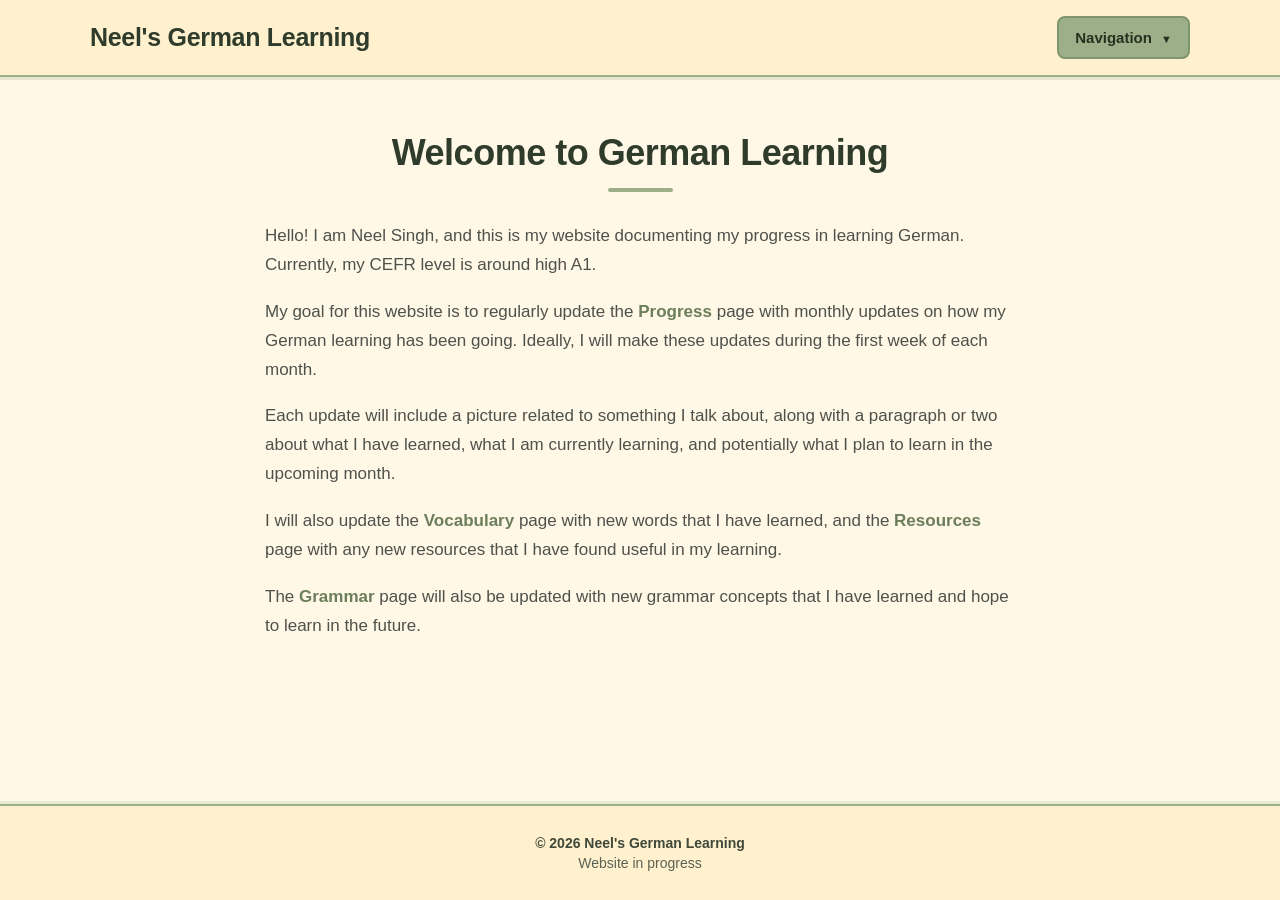
<file: index.html>
<!doctype html>

<html>
  <head>
    <title>Home Page</title>
    <meta
      name="viewport"
      content="width=device-width, initial-scale=1, maximum-scale=1"
    />
    <link rel="stylesheet" href="styles.css" />
    <script src="script.js"></script>
  </head>

  <body>
    <header class="site-header">
      <nav class="navbar">
        <a href="index.html" class="navbar-brand">Neel's German Learning</a>

        <div class="dropdown">
          <button onclick="navButton()" class="dropbtn">
            Navigation <span class="arrow">▼</span>
          </button>

          <div id="myDropdown" class="dropdown-content">
            <a href="index.html">Home</a>
            <a href="my-journey.html">My Journey</a>
            <a href="vocab.html">Vocabulary</a>
            <a href="grammar.html">Grammar</a>
            <a href="resources.html">Resources</a>
            <a href="progress.html">Progress</a>
            <a href="contact.html">Contact</a>
          </div>
        </div>
      </nav>
    </header>

    <main>
      <section class="home-content">
        <h1>Welcome to German Learning</h1>
        <div class="intro-divider"></div>

        <p>
          Hello! I am Neel Singh, and this is my website documenting my progress
          in learning German. Currently, my CEFR level is around high A1.
        </p>

        <p>
          My goal for this website is to regularly update the
          <a class="in-text-link" href="progress.html">Progress</a> page with
          monthly updates on how my German learning has been going. Ideally, I
          will make these updates during the first week of each month.
        </p>

        <p>
          Each update will include a picture related to something I talk about,
          along with a paragraph or two about what I have learned, what I am
          currently learning, and potentially what I plan to learn in the
          upcoming month.
        </p>

        <p>
          I will also update the
          <a class="in-text-link" href="vocab.html">Vocabulary</a> page with new
          words that I have learned, and the
          <a class="in-text-link" href="resources.html">Resources</a> page with
          any new resources that I have found useful in my learning.
        </p>

        <p>
          The <a class="in-text-link" href="grammar.html">Grammar</a> page will
          also be updated with new grammar concepts that I have learned and hope
          to learn in the future.
        </p>
      </section>
    </main>

    <footer class="site-footer">
      <p>© 2026 Neel's German Learning</p>
      <p>Website in progress</p>
    </footer>
  </body>
</html>
</file>
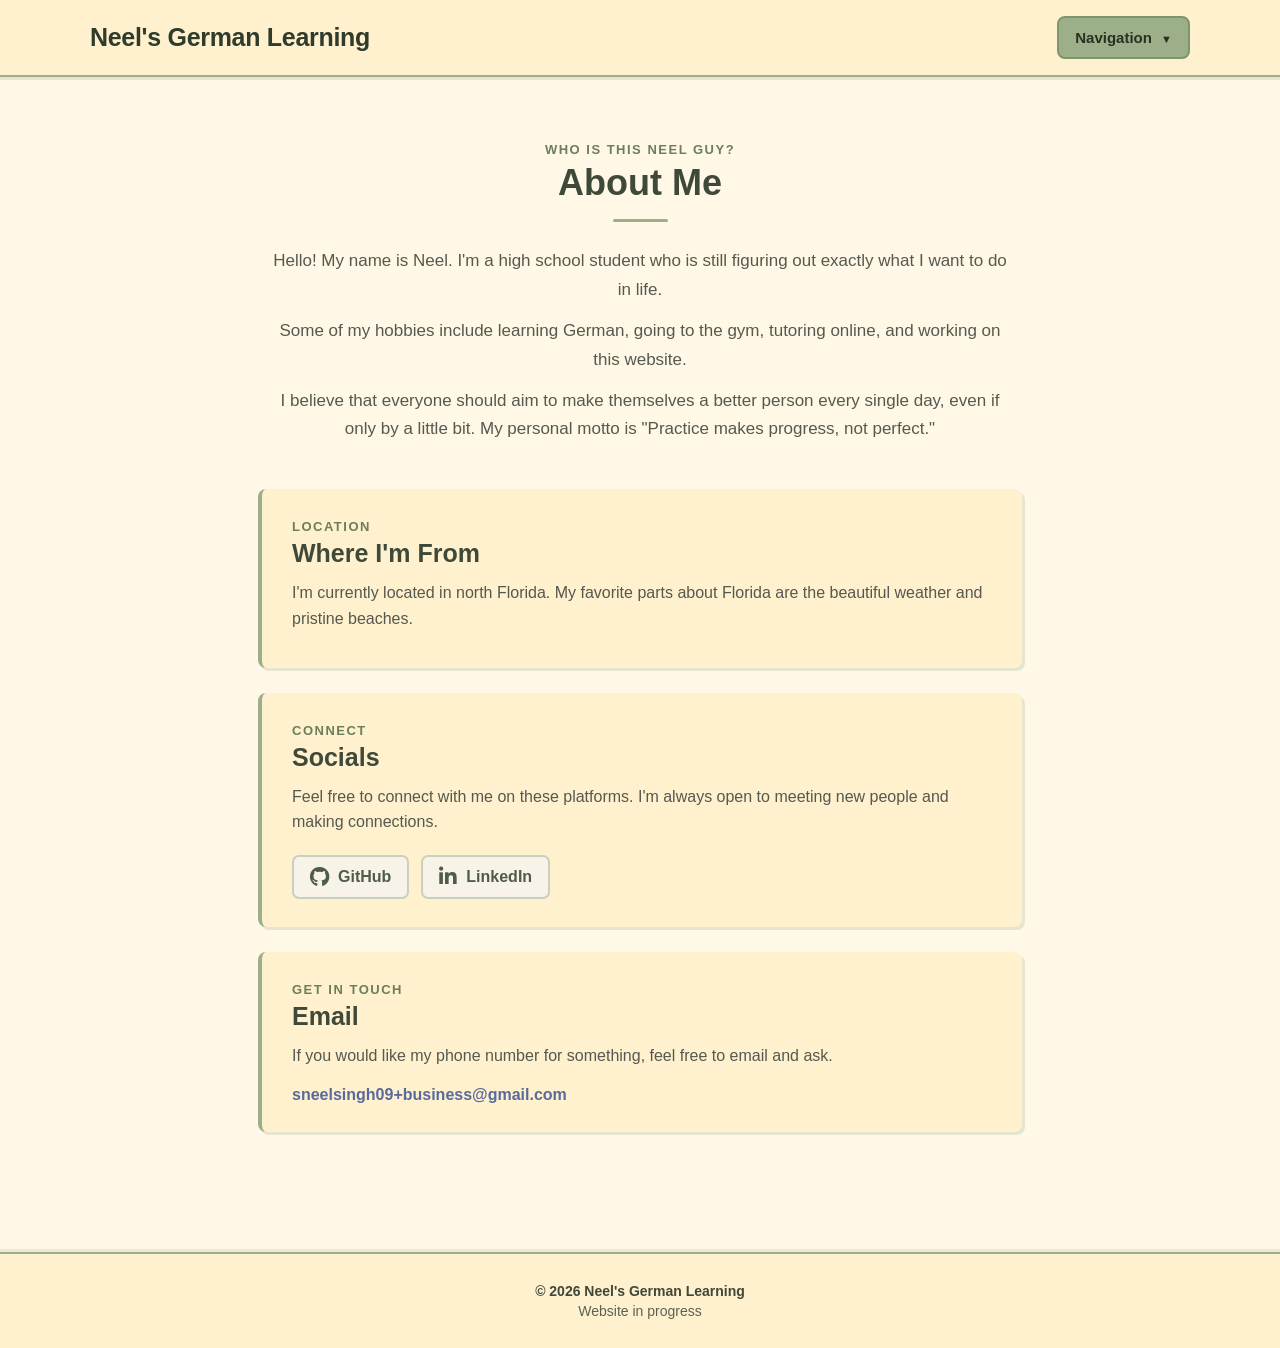
<file: contact.html>
<!doctype html>

<html>
  <head>
    <title>Contact | Neel's German Learning</title>

    <meta name="viewport" content="width=device-width, initial-scale=1" />

    <link rel="stylesheet" href="styles.css" />

    <script src="script.js"></script>

    <link
      rel="stylesheet"
      href="https://cdnjs.cloudflare.com/ajax/libs/font-awesome/6.7.2/css/all.min.css"
    />
  </head>

  <body>
    <!-- =========================
       NAVIGATION
       ========================= -->

    <header class="site-header">
      <nav class="navbar">
        <a href="index.html" class="navbar-brand"> Neel's German Learning </a>

        <div class="dropdown">
          <button onclick="navButton()" class="dropbtn">
            Navigation <span class="arrow">▼</span>
          </button>

          <div id="myDropdown" class="dropdown-content">
            <a href="index.html">Home</a>
            <a href="my-journey.html">My Journey</a>
            <a href="vocab.html">Vocabulary</a>
            <a href="grammar.html">Grammar</a>
            <a href="resources.html">Resources</a>
            <a href="progress.html">Progress</a>
            <a href="contact.html">Contact</a>
          </div>
        </div>
      </nav>
    </header>

    <main>
      <!-- =========================
     INTRODUCTION
     ========================= -->

      <section class="contact-intro">
        <p class="section-label">Who is this neel guy?</p>

        <h1>About Me</h1>

        <div class="intro-divider"></div>

        <p>
          Hello! My name is Neel. I'm a high school student who is still
          figuring out exactly what I want to do in life.
        </p>

        <p>
          Some of my hobbies include learning German, going to the gym, tutoring
          online, and working on this website.
        </p>

        <p>
          I believe that everyone should aim to make themselves a better person
          every single day, even if only by a little bit. My personal motto is
          "Practice makes progress, not perfect."
        </p>
      </section>

      <!-- =========================
     LOCATION
     ========================= -->

      <section class="contact-section">
        <div class="contact-section-heading">
          <span class="section-label"> Location </span>

          <h2>Where I'm From</h2>
        </div>

        <p>
          I'm currently located in north Florida. My favorite parts about
          Florida are the beautiful weather and pristine beaches.
        </p>
      </section>

      <!-- =========================
     SOCIALS
     ========================= -->

      <section class="contact-section">
        <div class="contact-section-heading">
          <span class="section-label"> Connect </span>

          <h2>Socials</h2>
        </div>

        <p>
          Feel free to connect with me on these platforms. I'm always open to
          meeting new people and making connections.
        </p>

        <div class="social-links">
          <a
            href="https://github.com/neelsingh09"
            target="_blank"
            rel="noopener noreferrer"
            aria-label="GitHub"
          >
            <i class="fa-brands fa-github"></i>

            <span>GitHub</span>
          </a>

          <a
            href="https://linkedin.com/in/shaurya-neel-singh"
            target="_blank"
            rel="noopener noreferrer"
            aria-label="LinkedIn"
          >
            <i class="fa-brands fa-linkedin-in"></i>

            <span>LinkedIn</span>
          </a>
        </div>
      </section>

      <!-- =========================
     EMAIL
     ========================= -->

      <section class="contact-section email-section">
        <div class="contact-section-heading">
          <span class="section-label"> Get in touch </span>

          <h2>Email</h2>
        </div>

        <p>
          If you would like my phone number for something, feel free to email
          and ask.
        </p>

        <a class="email-link" href="mailto:sneelsingh09+business@gmail.com">
          sneelsingh09+business@gmail.com
        </a>
      </section>
    </main>

    <footer class="site-footer">
      <p>© 2026 Neel's German Learning</p>
      <p>Website in progress</p>
    </footer>
  </body>
</html>
</file>
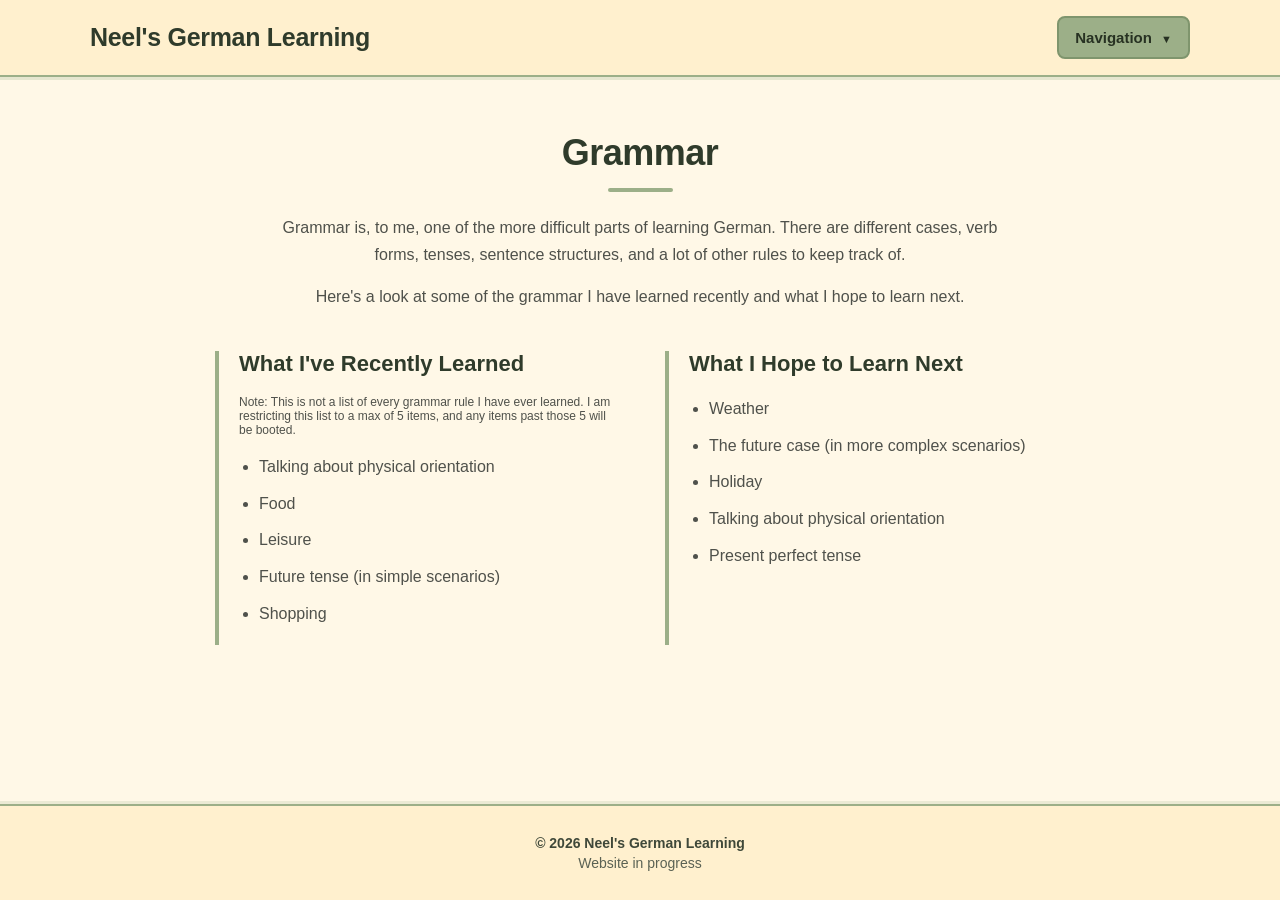
<file: grammar.html>
<!doctype html>
<html>
  <head>
    <title>Grammar</title>
    <meta
      name="viewport"
      content="width=device-width, initial-scale=1, maximum-scale=1"
    />
    <link rel="stylesheet" href="styles.css" />
    <script src="script.js"></script>
  </head>

  <body>
    <header class="site-header">
      <nav class="navbar">
        <a href="index.html" class="navbar-brand"> Neel's German Learning </a>

        <div class="dropdown">
          <button onclick="navButton()" class="dropbtn">
            Navigation <span class="arrow">▼</span>
          </button>

          <div id="myDropdown" class="dropdown-content">
            <a href="index.html">Home</a>
            <a href="my-journey.html">My Journey</a>
            <a href="vocab.html">Vocabulary</a>
            <a href="grammar.html">Grammar</a>
            <a href="resources.html">Resources</a>
            <a href="progress.html">Progress</a>
            <a href="contact.html">Contact</a>
          </div>
        </div>
      </nav>
    </header>

    <main>
      <section class="grammar-intro">
        <h1>Grammar</h1>
        <div class="intro-divider"></div>

        <p>
          Grammar is, to me, one of the more difficult parts of learning German.
          There are different cases, verb forms, tenses, sentence structures,
          and a lot of other rules to keep track of.
        </p>

        <p>
          Here's a look at some of the grammar I have learned recently and what
          I hope to learn next.
        </p>
      </section>

      <div class="grammar-sections">
        <section class="grammar-section">
          <h2>What I've Recently Learned</h2>

          <p class="grammar-note">
            Note: This is not a list of every grammar rule I have ever learned.
            I am restricting this list to a max of 5 items, and any items past
            those 5 will be booted.
          </p>

          <ul>
            <li>Talking about physical orientation</li>
            <li>Food</li>
            <li>Leisure</li>
            <li>Future tense (in simple scenarios)</li>
            <li>Shopping</li>
          </ul>
        </section>

        <section class="grammar-section">
          <h2>What I Hope to Learn Next</h2>

          <ul>
            <li>Weather</li>
            <li>The future case (in more complex scenarios)</li>
            <li>Holiday</li>
            <li>Talking about physical orientation</li>
            <li>Present perfect tense</li>
          </ul>
        </section>
      </div>
    </main>

    <footer class="site-footer">
      <p>© 2026 Neel's German Learning</p>
      <p>Website in progress</p>
    </footer>
  </body>
</html>
</file>
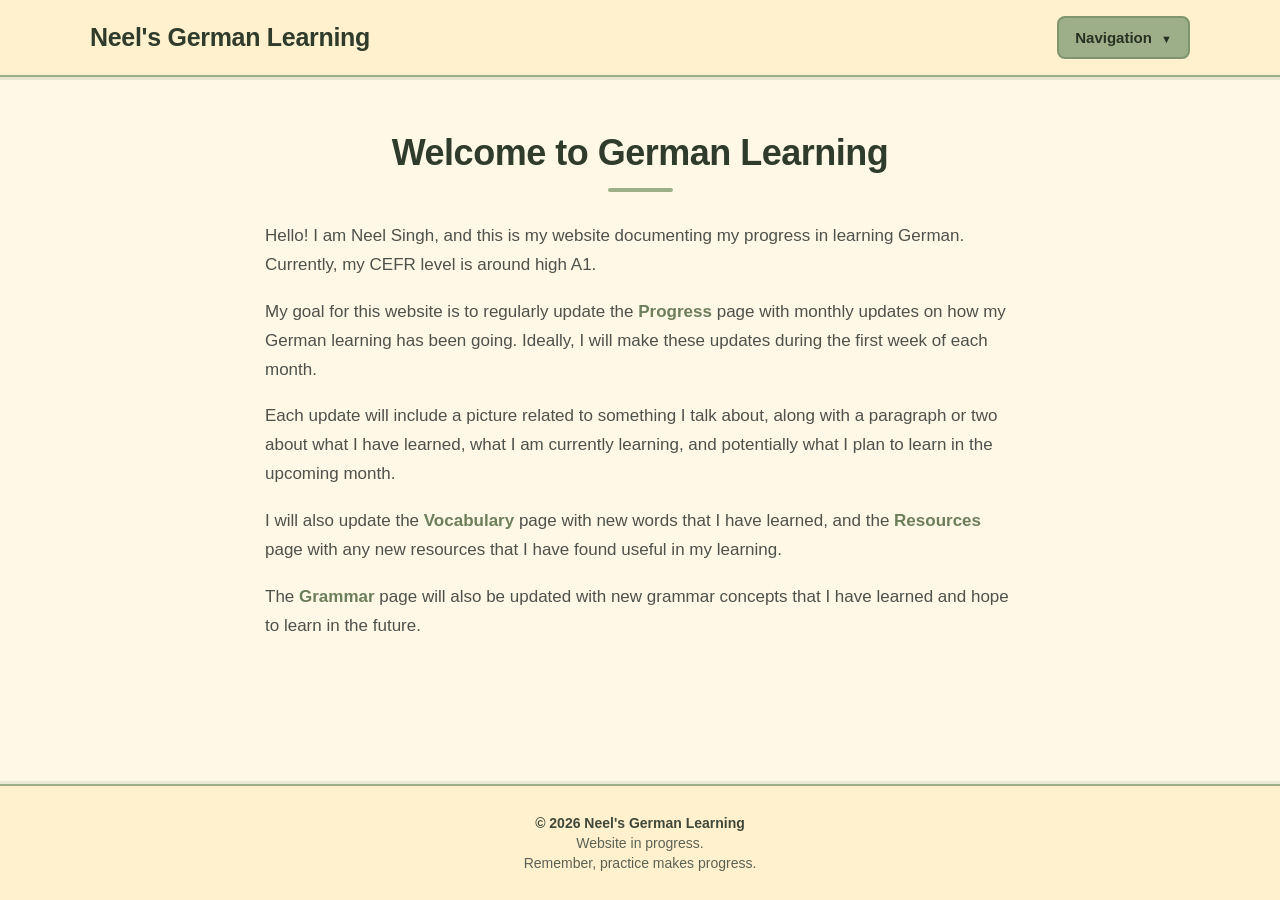
<file: home.html>
<!DOCTYPE html>

<html>
  
  <head>
    <title>Home Page</title>
    <meta name="viewport" content="width=device-width, initial-scale=1, maximum-scale=1">
    <link rel="stylesheet" href="styles.css">
    <script src="script.js"></script>
  </head>

  <body>
    <header class="site-header">
      <nav class="navbar">
        <a href="home.html" class="navbar-brand">Neel's German Learning</a>

        <div class="dropdown">
          <button onclick="navButton()" class="dropbtn">Navigation <span class="arrow">▼</span></button>

          <div id="myDropdown" class="dropdown-content">
            <a href="home.html">Home</a>
            <a href="my-journey.html">My Journey</a>
            <a href="vocab.html">Vocabulary</a>
            <a href="grammar.html">Grammar</a>
            <a href="resources.html">Resources</a>
            <a href="progress.html">Progress</a>
            <a href="contact.html">Contact</a>
          </div>
        </div>

      </nav>
    </header>

    <main>
      <section class="home-content">

      <h1>Welcome to German Learning</h1>
      <div class="intro-divider"></div>

      <p>
        Hello! I am Neel Singh, and this is my website documenting my progress
        in learning German. Currently, my CEFR level is around high A1.
      </p>

      <p>
        My goal for this website is to regularly update the
        <a class="in-text-link" href="progress.html">Progress</a> page with
        monthly updates on how my German learning has been going. Ideally, I
        will make these updates during the first week of each month.
        </p>

      <p>
        Each update will include a picture related to something I talk about,
        along with a paragraph or two about what I have learned, what I am
        currently learning, and potentially what I plan to learn in the
        upcoming month.
      </p>

      <p>
        I will also update the
        <a class="in-text-link" href="vocab.html">Vocabulary</a> page with new
        words that I have learned, and the
        <a class="in-text-link" href="resources.html">Resources</a> page with
        any new resources that I have found useful in my learning.
      </p>

      <p>
        The <a class="in-text-link" href="grammar.html">Grammar</a> page will
        also be updated with new grammar concepts that I have learned and hope
        to learn in the future.
      </p>

      </section>
    </main>

    <footer class="site-footer">
      <p>© 2026 Neel's German Learning</p>
      <p>Website in progress.</p>
      <p>Remember, practice makes progress.</p>
    </footer>
  </body>

</html>
</file>
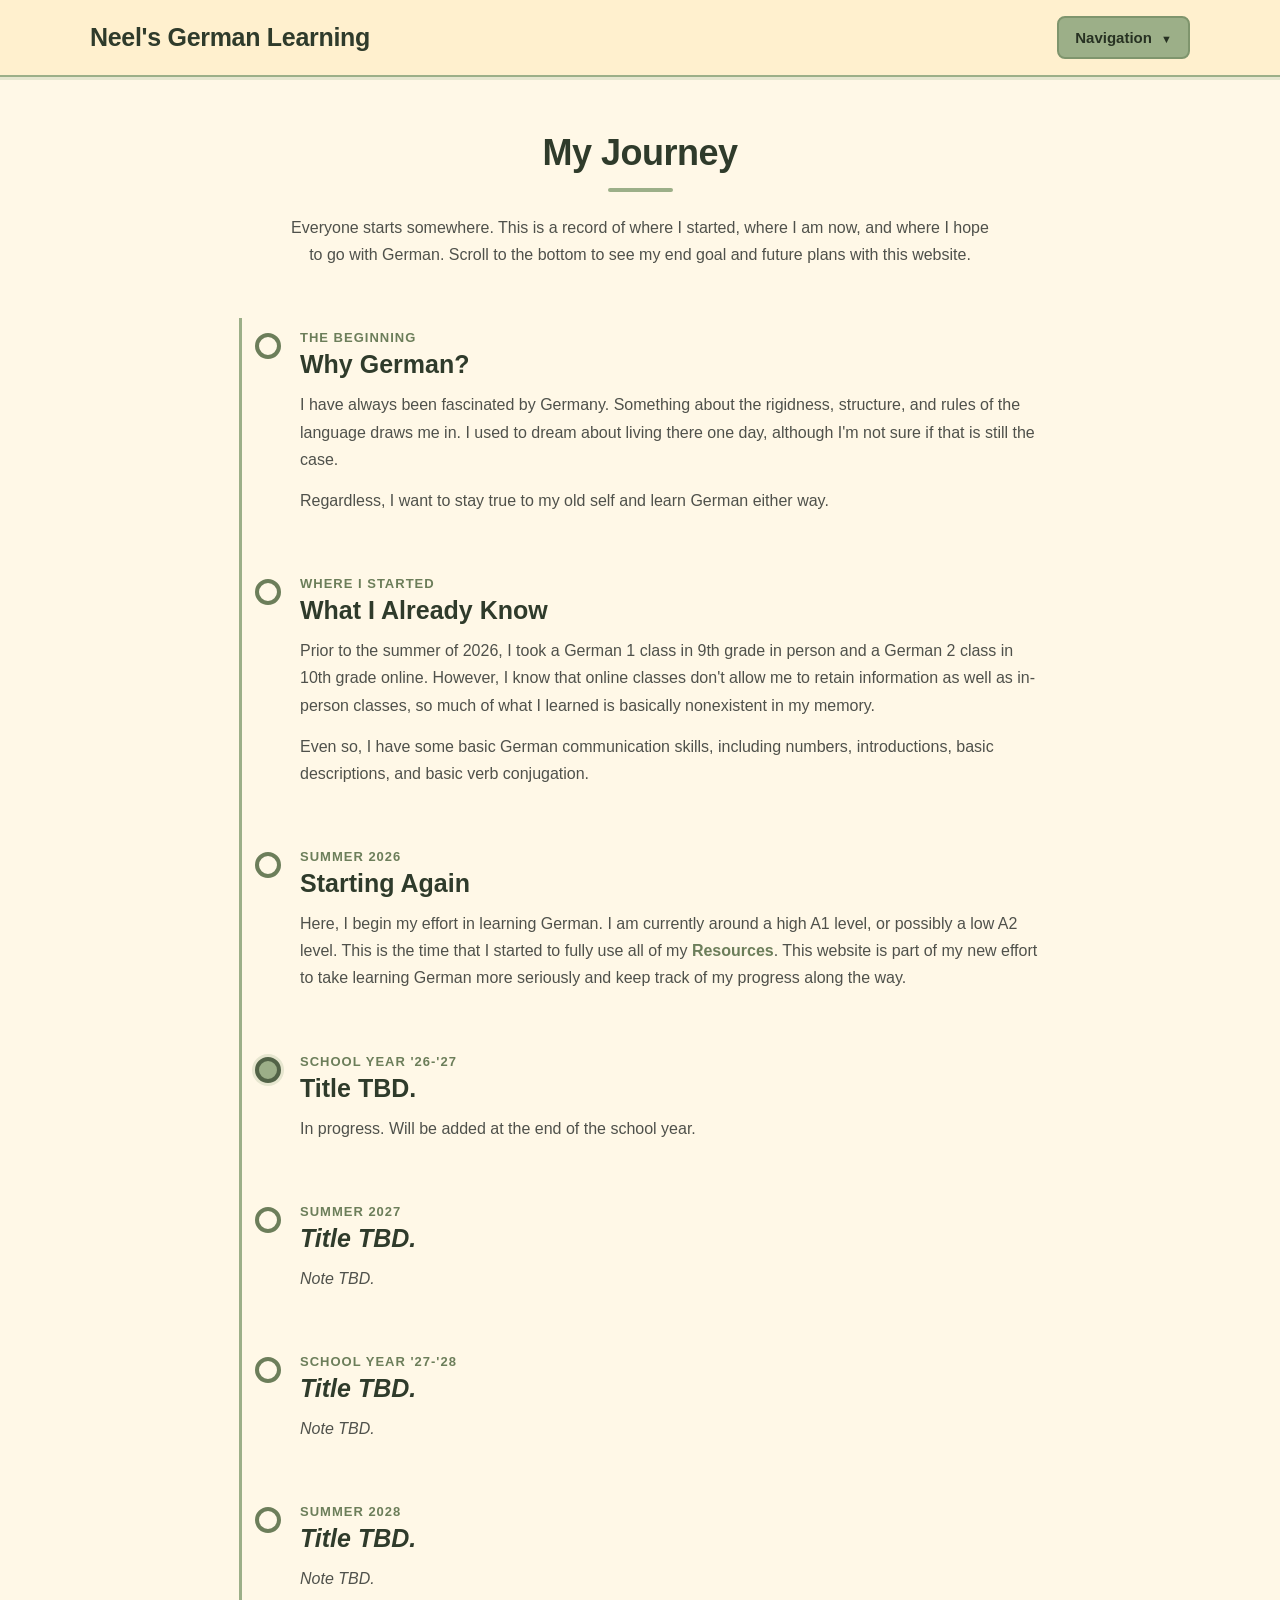
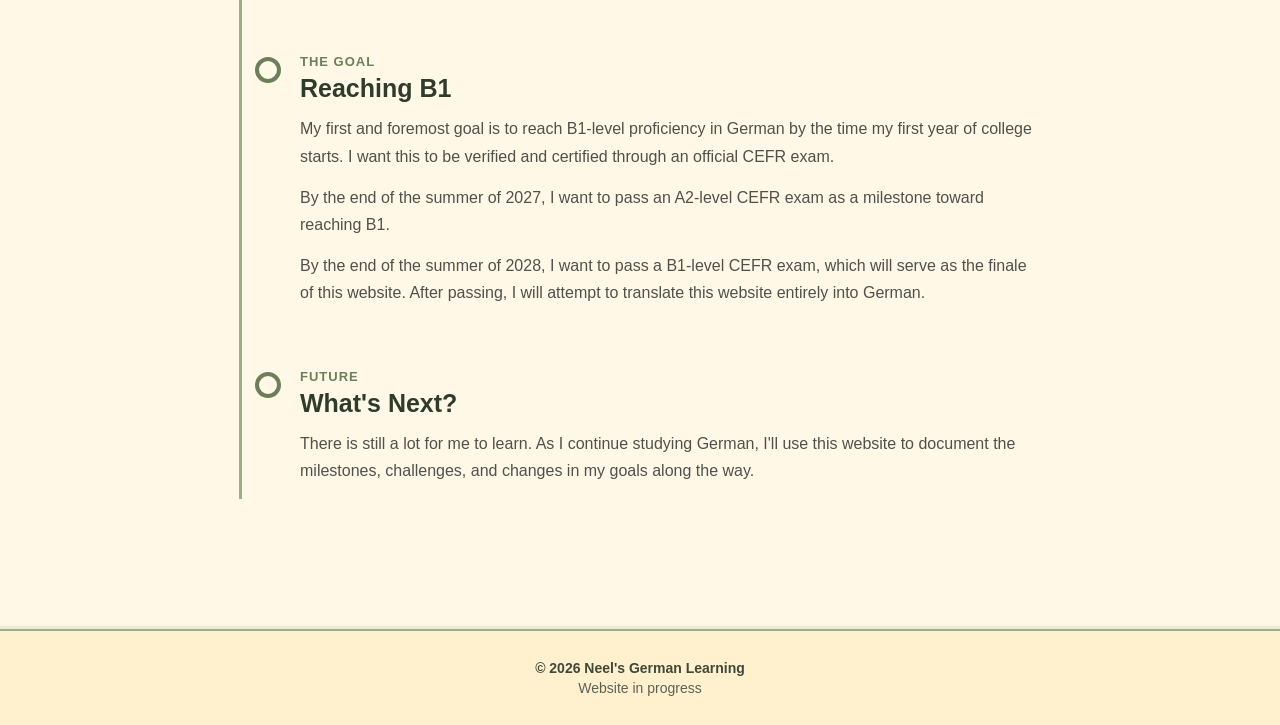
<file: my-journey.html>
<!doctype html>
<html>
  <head>
    <title>My Journey</title>
    <meta
      name="viewport"
      content="width=device-width, initial-scale=1, maximum-scale=1"
    />
    <link rel="stylesheet" href="styles.css" />
    <script src="script.js"></script>
  </head>

  <body>
    <header class="site-header">
      <nav class="navbar">
        <a href="index.html" class="navbar-brand">Neel's German Learning</a>

        <div class="dropdown">
          <button onclick="navButton()" class="dropbtn">
            Navigation <span class="arrow">▼</span>
          </button>

          <div id="myDropdown" class="dropdown-content">
            <a href="index.html">Home</a>
            <a href="my-journey.html">My Journey</a>
            <a href="vocab.html">Vocabulary</a>
            <a href="grammar.html">Grammar</a>
            <a href="resources.html">Resources</a>
            <a href="progress.html">Progress</a>
            <a href="contact.html">Contact</a>
          </div>
        </div>
      </nav>
    </header>

    <main>
      <section class="journey-intro">
        <h1>My Journey</h1>
        <div class="intro-divider"></div>

        <p>
          Everyone starts somewhere. This is a record of where I started, where
          I am now, and where I hope to go with German. Scroll to the bottom to
          see my end goal and future plans with this website.
        </p>
      </section>

      <section class="journey-timeline">
        <div class="timeline-item">
          <div class="timeline-dot"></div>

          <div class="timeline-content">
            <span class="timeline-label">The Beginning</span>
            <h2>Why German?</h2>

            <p>
              I have always been fascinated by Germany. Something about the
              rigidness, structure, and rules of the language draws me in. I
              used to dream about living there one day, although I'm not sure if
              that is still the case.
            </p>

            <p>
              Regardless, I want to stay true to my old self and learn German
              either way.
            </p>
          </div>
        </div>

        <div class="timeline-item">
          <div class="timeline-dot"></div>

          <div class="timeline-content">
            <span class="timeline-label">Where I Started</span>
            <h2>What I Already Know</h2>

            <p>
              Prior to the summer of 2026, I took a German 1 class in 9th grade
              in person and a German 2 class in 10th grade online. However, I
              know that online classes don't allow me to retain information as
              well as in-person classes, so much of what I learned is basically
              nonexistent in my memory.
            </p>

            <p>
              Even so, I have some basic German communication skills, including
              numbers, introductions, basic descriptions, and basic verb
              conjugation.
            </p>
          </div>
        </div>

        <div class="timeline-item">
          <div class="timeline-dot"></div>

          <div class="timeline-content">
            <span class="timeline-label">Summer 2026</span>
            <h2>Starting Again</h2>

            <p>
              Here, I begin my effort in learning German. I am currently around
              a high A1 level, or possibly a low A2 level. This is the time that
              I started to fully use all of my
              <a class="in-text-link" href="resources.html">Resources</a>. This
              website is part of my new effort to take learning German more
              seriously and keep track of my progress along the way.
            </p>
          </div>
        </div>

        <div class="timeline-item current">
          <div class="timeline-dot"></div>

          <div class="timeline-content">
            <span class="timeline-label">School Year '26-'27</span>
            <h2>Title TBD.</h2>

            <p>In progress. Will be added at the end of the school year.</p>
          </div>
        </div>

        <div class="timeline-item">
          <div class="timeline-dot"></div>

          <div class="timeline-content">
            <span class="timeline-label">Summer 2027</span>
            <h2 class="timeline-future-h2">Title TBD.</h2>

            <p class="timeline-future-p">Note TBD.</p>
          </div>
        </div>

        <div class="timeline-item">
          <div class="timeline-dot"></div>

          <div class="timeline-content">
            <span class="timeline-label">School Year '27-'28</span>
            <h2 class="timeline-future-h2">Title TBD.</h2>

            <p class="timeline-future-p">Note TBD.</p>
          </div>
        </div>

        <div class="timeline-item">
          <div class="timeline-dot"></div>

          <div class="timeline-content">
            <span class="timeline-label">Summer 2028</span>
            <h2 class="timeline-future-h2">Title TBD.</h2>

            <p class="timeline-future-p">Note TBD.</p>
          </div>
        </div>

        <div class="timeline-item">
          <div class="timeline-dot"></div>

          <div class="timeline-content">
            <span class="timeline-label">The Goal</span>
            <h2>Reaching B1</h2>

            <p>
              My first and foremost goal is to reach B1-level proficiency in
              German by the time my first year of college starts. I want this to
              be verified and certified through an official CEFR exam.
            </p>

            <p>
              By the end of the summer of 2027, I want to pass an A2-level CEFR
              exam as a milestone toward reaching B1.
            </p>
            <p>
              By the end of the summer of 2028, I want to pass a B1-level CEFR
              exam, which will serve as the finale of this website. After
              passing, I will attempt to translate this website entirely into
              German.
            </p>
          </div>
        </div>

        <div class="timeline-item">
          <div class="timeline-dot"></div>

          <div class="timeline-content">
            <span class="timeline-label">Future</span>
            <h2>What's Next?</h2>

            <p>
              There is still a lot for me to learn. As I continue studying
              German, I'll use this website to document the milestones,
              challenges, and changes in my goals along the way.
            </p>
          </div>
        </div>
      </section>
    </main>

    <footer class="site-footer">
      <p>© 2026 Neel's German Learning</p>
      <p>Website in progress</p>
    </footer>
  </body>
</html>
</file>
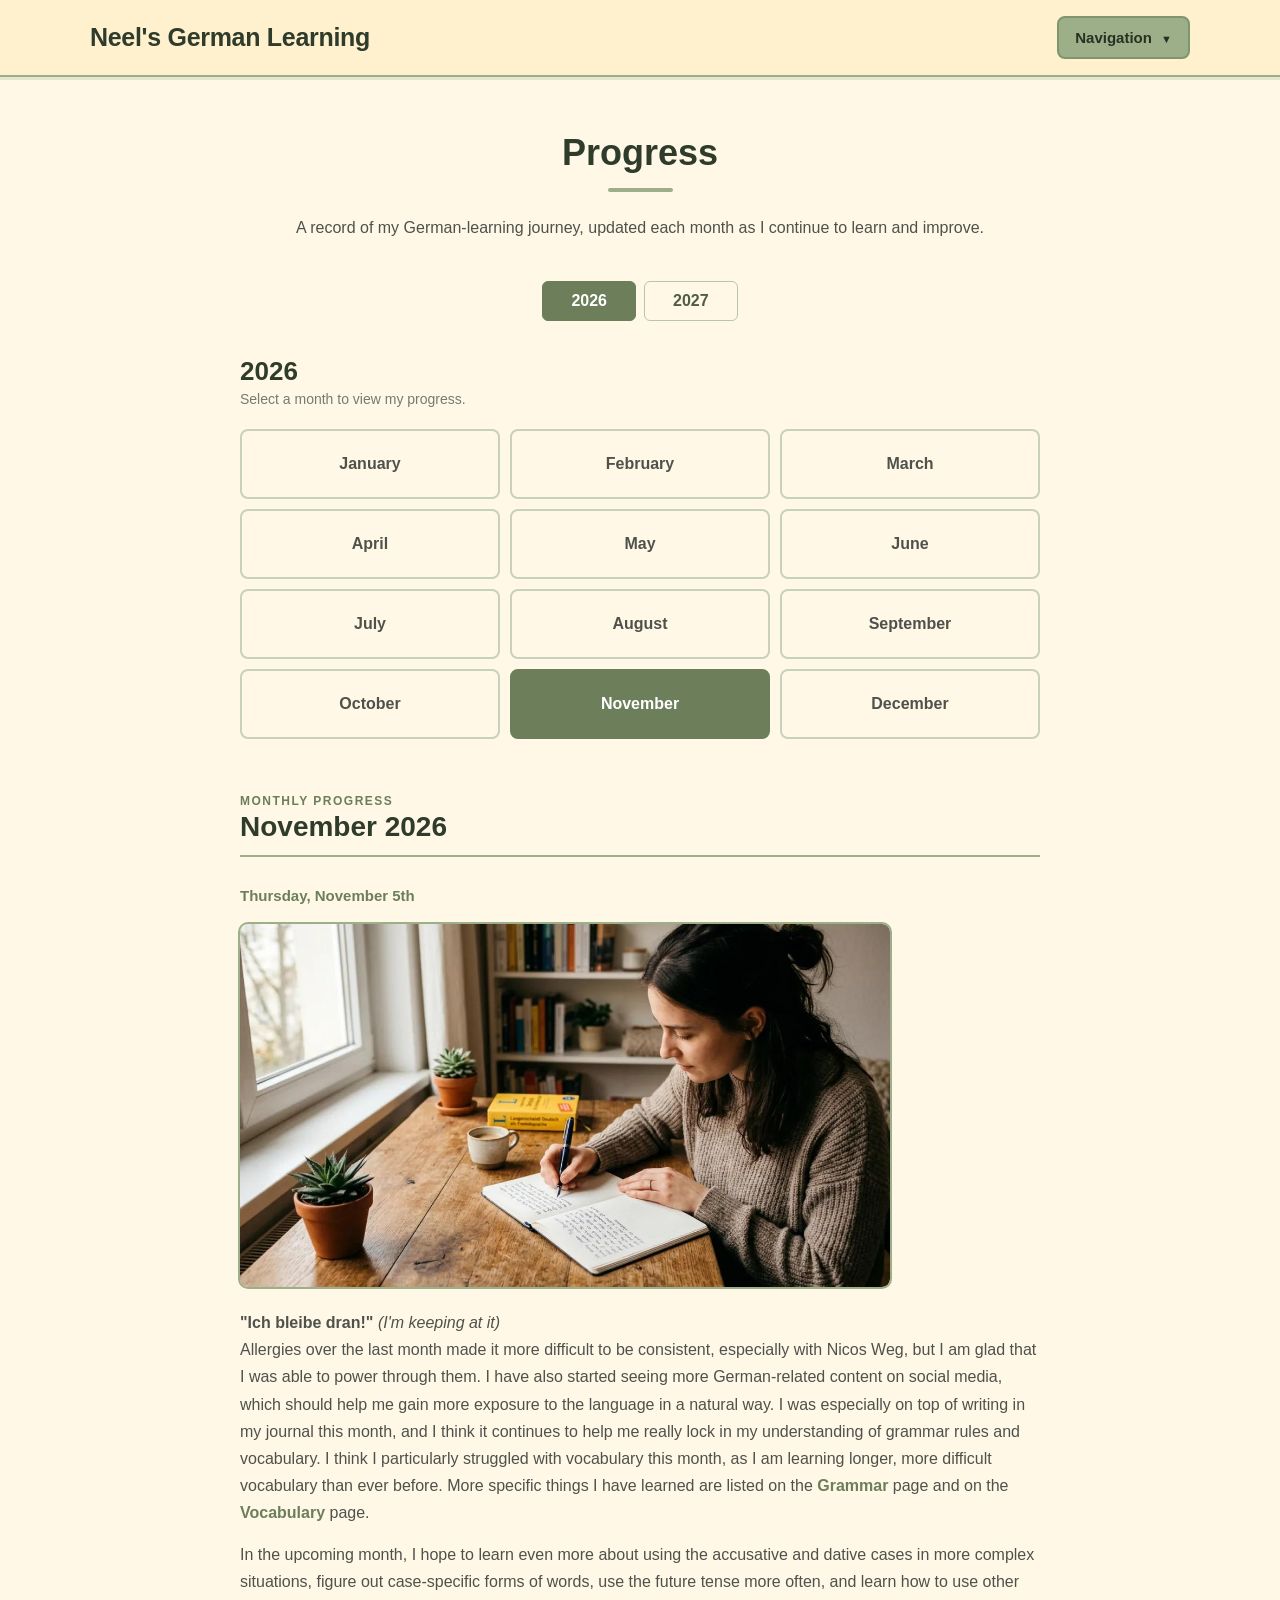
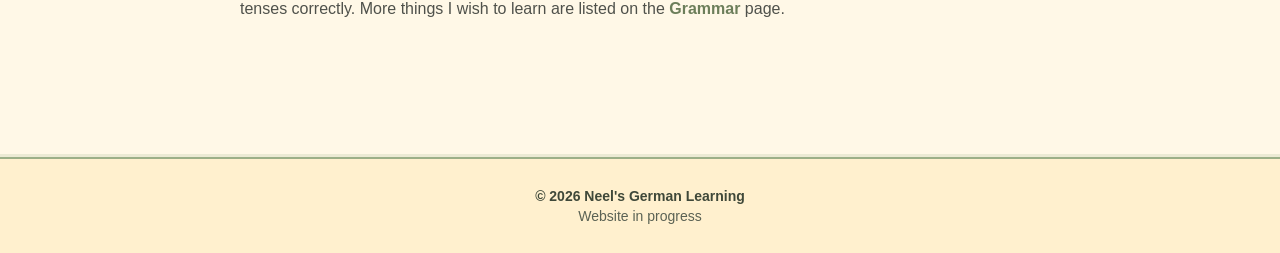
<file: progress.html>
<!doctype html>
<html>
  <head>
    <title>Progress</title>
    <meta
      name="viewport"
      content="width=device-width, initial-scale=1, maximum-scale=1"
    />
    <link rel="stylesheet" href="styles.css" />
    <script src="script.js"></script>
  </head>

  <body>
    <header class="site-header">
      <nav class="navbar">
        <a href="index.html" class="navbar-brand"> Neel's German Learning </a>

        <div class="dropdown">
          <button onclick="navButton()" class="dropbtn">
            Navigation <span class="arrow">▼</span>
          </button>

          <div id="myDropdown" class="dropdown-content">
            <a href="index.html">Home</a>
            <a href="my-journey.html">My Journey</a>
            <a href="vocab.html">Vocabulary</a>
            <a href="grammar.html">Grammar</a>
            <a href="resources.html">Resources</a>
            <a href="progress.html">Progress</a>
            <a href="contact.html">Contact</a>
          </div>
        </div>
      </nav>
    </header>

    <main>
      <!-- =========================
       PAGE INTRO
       ========================= -->

      <section class="progress-intro">
        <h1>Progress</h1>

        <div class="intro-divider"></div>

        <p>
          A record of my German-learning journey, updated each month as I
          continue to learn and improve.
        </p>
      </section>

      <!-- =========================
       YEAR SELECTOR
       ========================= -->

      <section class="year-selector">
        <button
          class="year-button active"
          onclick="showYear('year-2026', this)"
        >
          2026
        </button>

        <button class="year-button" onclick="showYear('year-2027', this)">
          2027
        </button>
      </section>

      <!-- =========================================================
       2026
       ========================================================= -->

      <section id="year-2026" class="year-content active-year">
        <section class="progress-calendar">
          <div class="calendar-header">
            <h2>2026</h2>
            <p>Select a month to view my progress.</p>
          </div>

          <div class="month-grid">
            <button class="month-button" onclick="showMonth('january-2026')">
              January
            </button>

            <button class="month-button" onclick="showMonth('february-2026')">
              February
            </button>

            <button class="month-button" onclick="showMonth('march-2026')">
              March
            </button>

            <button class="month-button" onclick="showMonth('april-2026')">
              April
            </button>

            <button class="month-button" onclick="showMonth('may-2026')">
              May
            </button>

            <button class="month-button" onclick="showMonth('june-2026')">
              June
            </button>

            <button class="month-button" onclick="showMonth('july-2026')">
              July
            </button>

            <button class="month-button" onclick="showMonth('august-2026')">
              August
            </button>

            <button
              class="month-button"
              onclick="showMonth('september-2026')"
            >
              September
              <span class="update-indicator"></span>
            </button>

            <button class="month-button" onclick="showMonth('october-2026')">
              October
            </button>

            <button class="month-button active" onclick="showMonth('november-2026')">
              November
            </button>

            <button class="month-button" onclick="showMonth('december-2026')">
              December
            </button>
          </div>
        </section>

        <!-- 2026 MONTHLY CONTENT -->

        <section class="progress-updates">
          <div id="january-2026" class="month-content">
            <div class="selected-month-heading">
              <span>Monthly Progress</span>
              <h2>January 2026</h2>
            </div>

            <p class="no-updates">
              This project had not yet begun. See August 2026 for the first
              entry.
            </p>
          </div>

          <div id="february-2026" class="month-content">
            <div class="selected-month-heading">
              <span>Monthly Progress</span>
              <h2>February 2026</h2>
            </div>

            <p class="no-updates">
              This project had not yet begun. See August 2026 for the first
              entry.
            </p>
          </div>

          <div id="march-2026" class="month-content">
            <div class="selected-month-heading">
              <span>Monthly Progress</span>
              <h2>March 2026</h2>
            </div>

            <p class="no-updates">
              This project had not yet begun. See August 2026 for the first
              entry.
            </p>
          </div>

          <div id="april-2026" class="month-content">
            <div class="selected-month-heading">
              <span>Monthly Progress</span>
              <h2>April 2026</h2>
            </div>

            <p class="no-updates">
              This project had not yet begun. See August 2026 for the first
              entry.
            </p>
          </div>

          <div id="may-2026" class="month-content">
            <div class="selected-month-heading">
              <span>Monthly Progress</span>
              <h2>May 2026</h2>
            </div>

            <p class="no-updates">
              This project had not yet begun. See August 2026 for the first
              entry.
            </p>
          </div>

          <div id="june-2026" class="month-content">
            <div class="selected-month-heading">
              <span>Monthly Progress</span>
              <h2>June 2026</h2>
            </div>

            <p class="no-updates">
              This project had not yet begun. See August 2026 for the first
              entry.
            </p>
          </div>

          <div id="july-2026" class="month-content">
            <div class="selected-month-heading">
              <span>Monthly Progress</span>
              <h2>July 2026</h2>
            </div>

            <p class="no-updates">
              This project had not yet begun. See August 2026 for the first
              entry.
            </p>
          </div>

          <!-- AUGUST 2026 -->

          <div id="august-2026" class="month-content">
            <div class="selected-month-heading">
              <span>Monthly Progress</span>
              <h2>August 2026</h2>
            </div>

            <article class="progress-entry">
              <div class="progress-date">Thursday, August 6th</div>

              <div class="progress-entry-content">
                <img
                  class="progress-img"
                  src="original_placement_exam_score.png"
                  alt="Results from my German placement exam."
                />

                <div class="progress-text">
                  <p>
                    On this first day, I simply took a placement test through
                    the
                    <a
                      href="https://www.goethe.de/ins/us/en/spr/tsd.html"
                      class="in-text-link"
                      >Goethe-Institut</a
                    >
                    (linked if you wish to try) to find out my current
                    approximate German level, which was stated to be A2 on the CEFR scale. I mainly used context clues and
                    filled in some blanks that I didn't know, so I think the
                    score given might be somewhat presumptuous due to luck.
                  </p>

                  <p>
                    To see what I have learned up to this point, see the
                    <a class="in-text-link" href="my-journey.html">
                      My Journey
                    </a>
                    page.
                  </p>

                  <p>
                    In this upcoming month, I hope to learn about the accusative
                    case, properly differentiating between kein and nicht, learn
                    more vocabulary, and possibly touch up on different words'
                    plural forms.
                  </p>
                </div>
              </div>
            </article>
          </div>

          <div id="september-2026" class="month-content">
            <div class="selected-month-heading">
              <span>Monthly Progress</span>
              <h2>September 2026</h2>
            </div>

            <article class="progress-entry">
              <div class="progress-date">Saturday, September 5th</div>

              <div class="progress-entry-content">
                <img class="progress-img" src="sept-2026-image.png" alt="Staircase symbolizing progress."/>

                <div class="progress-text">
                  <strong>"Schritt für Schritt"</strong>
                  <em>(Step by Step)</em>
                  <p>
                    In this past month, I with a lot of things regarding German.
                    With school starting, I also found it hard to stay
                    consistent with Anki and Nicos Weg, but I still managed to
                    complete them every other day at the very least, with
                    weekends as rest days. I managed to advance my vocabulary
                    and grammar knowledge, practicing writing along the way as
                    well. My biggest step was learning the basics of the
                    accusative case, which I had been struggling with for a
                    while. Although this knowledge is limited to simple
                    situations, I am still proud of myself for learning it and
                    will continue to practice and improve my understanding of it
                    in this upcoming month. More things I have learned are
                    listed on the
                    <a class="in-text-link" href="grammar.html"> Grammar</a>
                    page and on the
                    <a class="in-text-link" href="vocab.html">Vocabulary</a>
                    page.
                  </p>

                  <p>
                    In the upcoming month, I hope to learn more about the
                    accusative case, learn more vocabulary, and continue to
                    practice writing in German. I also hope to start learning
                    about the dative case, which has been a struggle for me in
                    the past. More things I wish to learn are listed on the
                    <a class="in-text-link" href="grammar.html">Grammar</a>
                    page.
                  </p>
                </div>
              </div>
            </article>
          </div>

          <div id="october-2026" class="month-content">
            <div class="selected-month-heading">
              <span>Monthly Progress</span>
              <h2>October 2026</h2>
            </div>

            <article class="progress-entry">
              <div class="progress-date">Sunday, October 4th</div>

              <div class="progress-entry-content">
                <img class="progress-img" src="oct-2026-image.png" alt="Consistency is key."/>

                <div class="progress-text">
                  <strong>"Konstanz ist entscheidend"</strong>
                  <em>(Consistency is key)</em>
                  <p>
                    In this last month, I was really consistent with my German learning. I created an effective
                    study routine for balancing German learning, schoolwork, and my other extracurriculars, and have so far
                    stuck to it consistently. I used Nicos Weg and Anki quite a lot, which I think is great. However, I wasn't 
                    as consistent with my listening practice on Easy German as I would have liked. I think my biggest step this 
                    past month was learning the basics of the dative case, as it is a fundamental part of German grammar that 
                    affects word conjugations. I am proud of the progress I have made so far, and I look forward to
                    continuing my German learning journey in the upcoming months. More things I have learned are
                    listed on the
                    <a class="in-text-link" href="grammar.html"> Grammar</a>
                    page and on the
                    <a class="in-text-link" href="vocab.html">Vocabulary</a>
                    page.
                  </p>

                  <p>
                    In the upcoming month, I hope to learn more about using the accusative
                    and dative cases in more complex situations, utilize the future tense 
                    correctly, and practice more on the other tenses as well (such as perfect
                     present and past tenses). More things I wish to learn are listed on the
                    <a class="in-text-link" href="grammar.html">Grammar</a>
                    page.
                  </p>
                </div>
              </div>
            </article>
          </div>

          <div id="november-2026" class="month-content active-month">
            <div class="selected-month-heading">
              <span>Monthly Progress</span>
              <h2>November 2026</h2>
            </div>

            <article class="progress-entry">
              <div class="progress-date">Thursday, November 5th</div>

              <div class="progress-entry-content">
                <img class="progress-img" src="nov-2026-image.png" alt="A notebook with German vocabulary and grammar notes on a desk."/>

                <div class="progress-text">
                  <strong>"Ich bleibe dran!"</strong>
                  <em>(I'm keeping at it)</em>
                  <p>
                    Allergies over the last month made it more difficult to be consistent, especially with Nicos Weg, but I am glad
                    that I was able to power through them. I have also started seeing more German-related content on social media,
                    which should help me gain more exposure to the language in a natural way. I was especially on top of writing
                    in my journal this month, and I think it continues to help me really lock in my understanding of grammar rules and
                    vocabulary. I think I particularly struggled with vocabulary this month, as I am learning longer, more difficult 
                    vocabulary than ever before. More specific things I have learned are
                    listed on the
                    <a class="in-text-link" href="grammar.html"> Grammar</a>
                    page and on the
                    <a class="in-text-link" href="vocab.html">Vocabulary</a>
                    page.
                  </p>

                  <p>
                    In the upcoming month, I hope to learn even more about using the accusative
                    and dative cases in more complex situations, figure out case-specific forms 
                    of words, use the future tense more often, and learn how to use other tenses
                    correctly. More things I wish to learn are listed on the
                    <a class="in-text-link" href="grammar.html">Grammar</a>
                    page.
                  </p>
                </div>
              </div>
            </article>
          </div>

          <div id="december-2026" class="month-content">
            <div class="selected-month-heading">
              <span>Monthly Progress</span>
              <h2>December 2026</h2>
            </div>

            <p class="no-updates">
              No progress update has been added for this month yet.
            </p>
          </div>
        </section>
      </section>

      <!-- =========================================================
       2027
       ========================================================= -->

      <section id="year-2027" class="year-content">
        <section class="progress-calendar">
          <div class="calendar-header">
            <h2>2027</h2>
            <p>Select a month to view my progress.</p>
          </div>

          <div class="month-grid">
            <button class="month-button" onclick="showMonth('january-2027')">
              January
            </button>

            <button class="month-button" onclick="showMonth('february-2027')">
              February
            </button>

            <button class="month-button" onclick="showMonth('march-2027')">
              March
            </button>

            <button class="month-button" onclick="showMonth('april-2027')">
              April
            </button>

            <button class="month-button" onclick="showMonth('may-2027')">
              May
            </button>

            <button class="month-button" onclick="showMonth('june-2027')">
              June
            </button>

            <button class="month-button" onclick="showMonth('july-2027')">
              July
            </button>

            <button class="month-button" onclick="showMonth('august-2027')">
              August
            </button>

            <button class="month-button" onclick="showMonth('september-2027')">
              September
            </button>

            <button class="month-button" onclick="showMonth('october-2027')">
              October
            </button>

            <button class="month-button" onclick="showMonth('november-2027')">
              November
            </button>

            <button class="month-button" onclick="showMonth('december-2027')">
              December
            </button>
          </div>
        </section>

        <!-- 2027 MONTHLY CONTENT -->

        <section class="progress-updates">
          <div id="january-2027" class="month-content">
            <div class="selected-month-heading">
              <span>Monthly Progress</span>
              <h2>January 2027</h2>
            </div>

            <p class="no-updates">
              No progress update has been added for this month yet.
            </p>
          </div>

          <div id="february-2027" class="month-content">
            <div class="selected-month-heading">
              <span>Monthly Progress</span>
              <h2>February 2027</h2>
            </div>

            <p class="no-updates">
              No progress update has been added for this month yet.
            </p>
          </div>

          <div id="march-2027" class="month-content">
            <div class="selected-month-heading">
              <span>Monthly Progress</span>
              <h2>March 2027</h2>
            </div>

            <p class="no-updates">
              No progress update has been added for this month yet.
            </p>
          </div>

          <div id="april-2027" class="month-content">
            <div class="selected-month-heading">
              <span>Monthly Progress</span>
              <h2>April 2027</h2>
            </div>

            <p class="no-updates">
              No progress update has been added for this month yet.
            </p>
          </div>

          <div id="may-2027" class="month-content">
            <div class="selected-month-heading">
              <span>Monthly Progress</span>
              <h2>May 2027</h2>
            </div>

            <p class="no-updates">
              No progress update has been added for this month yet.
            </p>
          </div>

          <div id="june-2027" class="month-content">
            <div class="selected-month-heading">
              <span>Monthly Progress</span>
              <h2>June 2027</h2>
            </div>

            <p class="no-updates">
              No progress update has been added for this month yet.
            </p>
          </div>

          <div id="july-2027" class="month-content">
            <div class="selected-month-heading">
              <span>Monthly Progress</span>
              <h2>July 2027</h2>
            </div>

            <p class="no-updates">
              No progress update has been added for this month yet.
            </p>
          </div>

          <div id="august-2027" class="month-content">
            <div class="selected-month-heading">
              <span>Monthly Progress</span>
              <h2>August 2027</h2>
            </div>

            <p class="no-updates">
              No progress update has been added for this month yet.
            </p>
          </div>

          <div id="september-2027" class="month-content">
            <div class="selected-month-heading">
              <span>Monthly Progress</span>
              <h2>September 2027</h2>
            </div>

            <p class="no-updates">
              No progress update has been added for this month yet.
            </p>
          </div>

          <div id="october-2027" class="month-content">
            <div class="selected-month-heading">
              <span>Monthly Progress</span>
              <h2>October 2027</h2>
            </div>

            <p class="no-updates">
              No progress update has been added for this month yet.
            </p>
          </div>

          <div id="november-2027" class="month-content">
            <div class="selected-month-heading">
              <span>Monthly Progress</span>
              <h2>November 2027</h2>
            </div>

            <p class="no-updates">
              No progress update has been added for this month yet.
            </p>
          </div>

          <div id="december-2027" class="month-content">
            <div class="selected-month-heading">
              <span>Monthly Progress</span>
              <h2>December 2027</h2>
            </div>

            <p class="no-updates">
              No progress update has been added for this month yet.
            </p>
          </div>
        </section>
      </section>
    </main>

    <footer class="site-footer">
      <p>© 2026 Neel's German Learning</p>
      <p>Website in progress</p>
    </footer>
  </body>
</html>
</file>
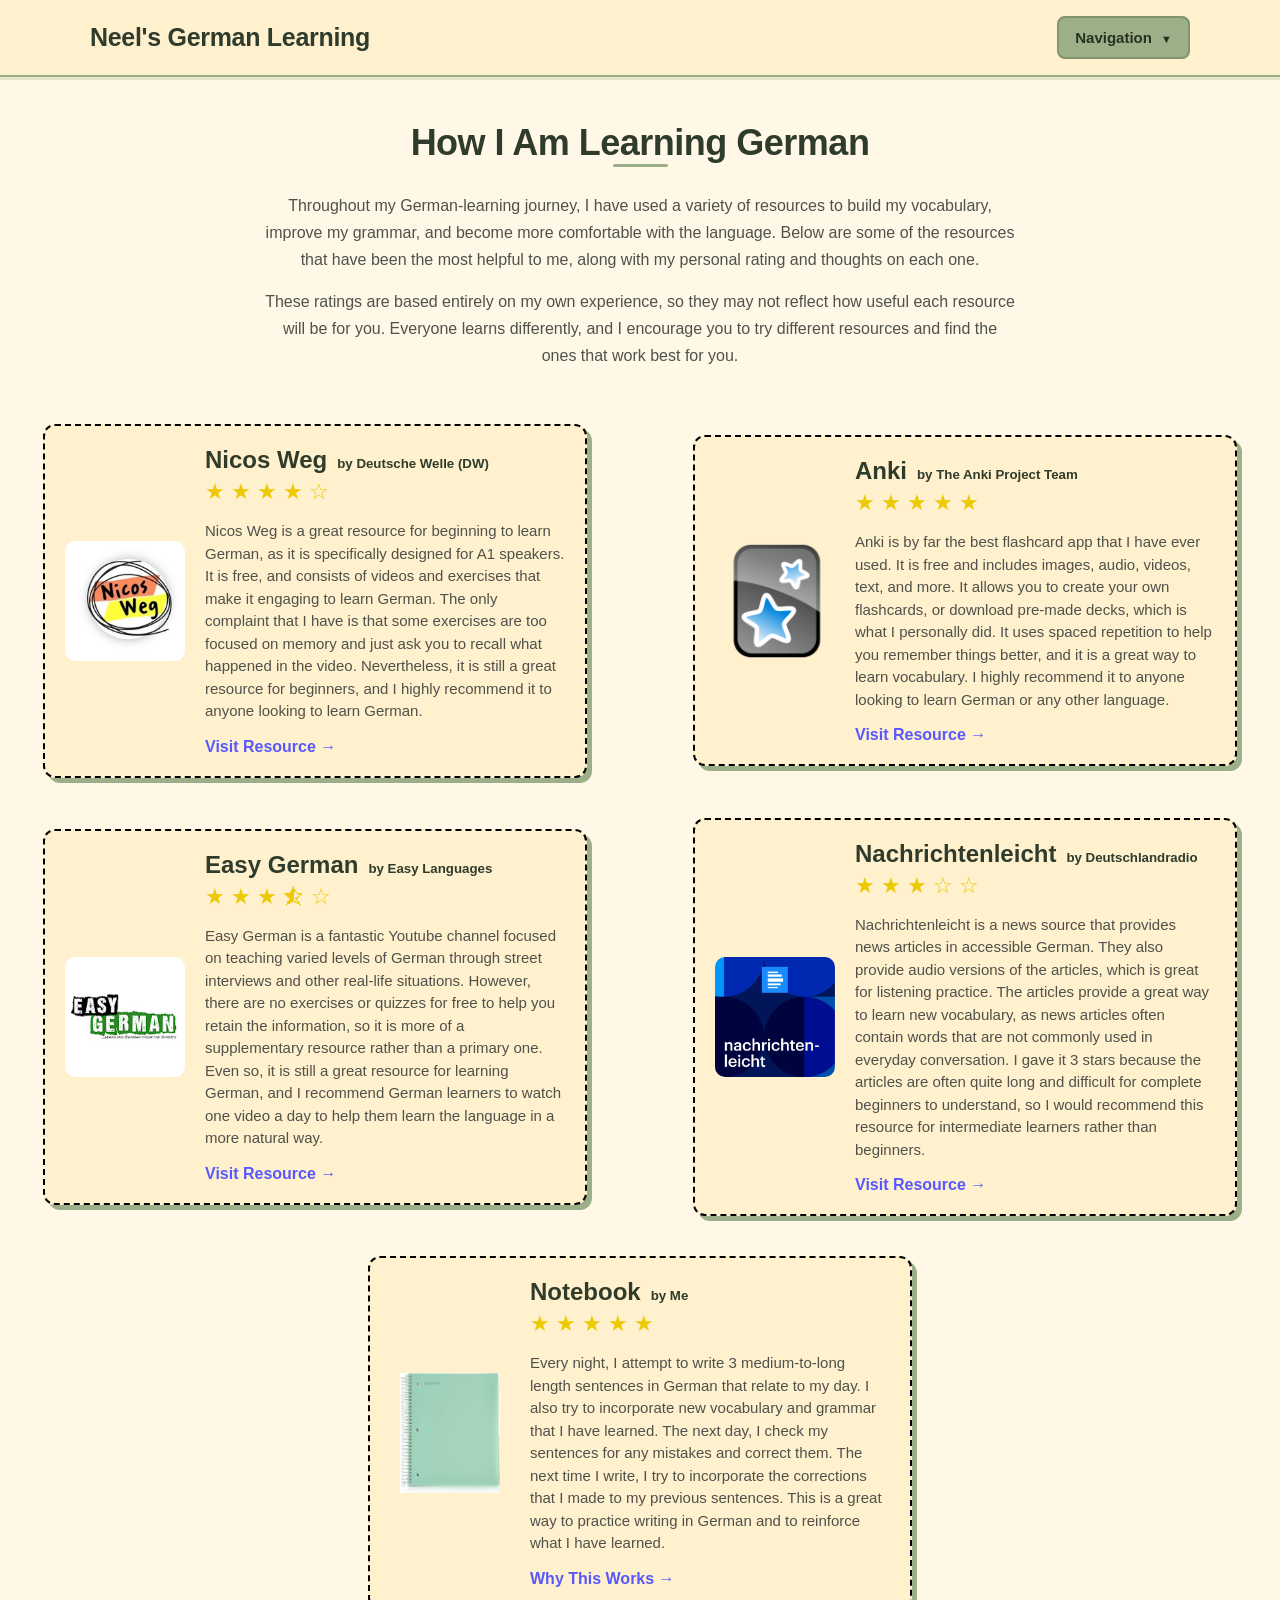
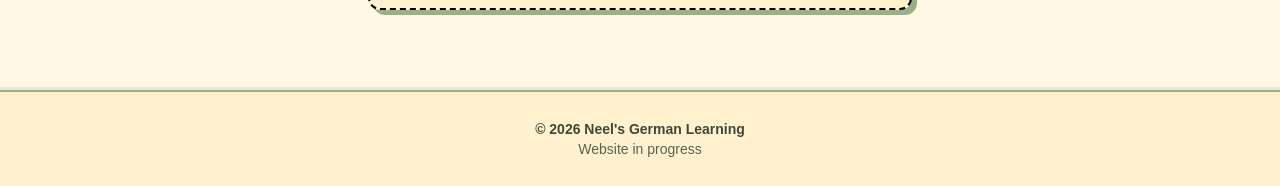
<file: resources.html>
<!DOCTYPE html>
<html>
  <head>
    <title>Resources</title>
    <meta name="viewport" content="width=device-width, initial-scale=1, maximum-scale=1">
    <link rel="stylesheet" href="styles.css">
    <script src="script.js"></script>
  </head>

  <body>
    <header class="desktop-header-3 fixed-top">

    <header class="site-header">
  <nav class="navbar">

    <a href="index.html" class="navbar-brand">
      Neel's German Learning
    </a>

    <div class="dropdown">
      <button onclick="navButton()" class="dropbtn">
        Navigation <span class="arrow">▼</span>
      </button>

      <div id="myDropdown" class="dropdown-content">
        <a href="index.html">Home</a>
        <a href="my-journey.html">My Journey</a>
        <a href="vocab.html">Vocabulary</a>
        <a href="grammar.html">Grammar</a>
        <a href="resources.html">Resources</a>
        <a href="progress.html">Progress</a>
        <a href="contact.html">Contact</a>
      </div>
    </div>

  </nav>
</header>
<main>
      <section class="resources-intro">
  <h1>How I Am Learning German</h1>
  <div class="intro-divider"></div>

  <p>
    Throughout my German-learning journey, I have used a variety of resources to
    build my vocabulary, improve my grammar, and become more comfortable with
    the language. Below are some of the resources that have been the most
    helpful to me, along with my personal rating and thoughts on each one.
  </p>

  <p>
    These ratings are based entirely on my own experience, so they may not
    reflect how useful each resource will be for you. Everyone learns
    differently, and I encourage you to try different resources and find the
    ones that work best for you.
  </p>
</section>

      <div class="list-of-resources">
      <div class="resource-card">
        <img src="nicos-weg-logo.png" alt="Resource logo" class="resource-image">

        <div class="resource-info">
          <div class="resource-title">
            <h2 class="resource-name">Nicos Weg</h2>
            <h5 class="resource-provider">by Deutsche Welle (DW)</h5>
          </div>
          <div class="resource-rating">
            ★ ★ ★ ★ ☆
          </div>

          <p>
            Nicos Weg is a great resource for beginning to learn German, as it is specifically designed for A1 speakers. It is free, and consists of videos and
             exercises that make it engaging to learn German. The only complaint that I have is that some exercises are too focused on memory and just ask you to recall what happened in the
              video. Nevertheless, it is still a great resource for beginners, and I highly recommend it to anyone looking to learn German.
          </p>

          <a href="https://learngerman.dw.com/en/nicos-weg/c-36519789" target="_blank" class="resource-link">
            Visit Resource  →
          </a>
        </div>
      </div>

      <div class="resource-card">
        <img src="anki-logo.png" alt="Resource logo" class="resource-image">

        <div class="resource-info">
          <div class="resource-title">
            <h2 class="resource-name">Anki</h2>
            <h5 class="resource-provider">by The Anki Project Team</h5>
          </div>
          <div class="resource-rating">
            ★ ★ ★ ★ ★
          </div>

          <p>
            Anki is by far the best flashcard app that I have ever used. It is free and includes images, audio, videos, text, and more. 
            It allows you to create your own flashcards, or download pre-made decks, which is what I personally did. It uses spaced repetition to 
            help you remember things better, and it is a great way to learn vocabulary. I highly recommend it to anyone looking to learn German or any other language.
          </p>

          <a href="https://apps.ankiweb.net/" target="_blank" class="resource-link">
            Visit Resource  →
          </a>
        </div>
      </div>

</div>

<div class="list-of-resources2">
      <div class="resource-card">
        <img src="easy-german-logo.png" alt="Resource logo" class="resource-image">

        <div class="resource-info">
          <div class="resource-title">
            <h2 class="resource-name">Easy German</h2>
            <h5 class="resource-provider">by Easy Languages</h5>
          </div>
          <div class="resource-rating">
            ★ ★ ★ ⯪ ☆
          </div>

          <p>
            Easy German is a fantastic Youtube channel focused on teaching varied levels of German through street interviews and other real-life situations. 
            However, there are no exercises or quizzes for free to help you retain the information, so it is more of a supplementary resource rather than a primary one.
            Even so, it is still a great resource for learning German, and I recommend German learners to watch one video a day to help them learn the language in a more natural way.
          </p>

          <a href="https://www.youtube.com/@EasyGerman" target="_blank" class="resource-link">
            Visit Resource  →
          </a>
        </div>
      </div>

      <div class="resource-card">
        <img src="nachrichtenleicht-logo.png" alt="Resource logo" class="resource-image">

        <div class="resource-info">
          <div class="resource-title">
            <h2 class="resource-name">Nachrichtenleicht</h2>
            <h5 class="resource-provider">by Deutschlandradio</h5>
          </div>
          <div class="resource-rating">
            ★ ★ ★ ☆ ☆
          </div>

          <p>
            Nachrichtenleicht is a news source that provides news articles in accessible German.
            They also provide audio versions of the articles, which is great for listening practice.
            The articles provide a great way to learn new vocabulary, as news articles often contain words that are not commonly used in everyday conversation.
            I gave it 3 stars because the articles are often quite long and difficult for complete beginners to understand, so I would recommend this resource for intermediate learners rather than beginners.
          </p>

          <a href="https://www.nachrichtenleicht.de/" target="_blank" class="resource-link">
            Visit Resource  →
          </a>
        </div>
      </div>
</div>

<div class="list-of-resources3">
      <div class="resource-card">
        <img src="notebook-img.png" alt="Resource logo" class="resource-image">

        <div class="resource-info">
          <div class="resource-title">
            <h2 class="resource-name">Notebook</h2>
            <h5 class="resource-provider">by Me</h5>
          </div>
          <div class="resource-rating">
            ★ ★ ★ ★ ★
          </div>

          <p>
            Every night, I attempt to write 3 medium-to-long length sentences in German that relate to my day.
             I also try to incorporate new vocabulary and grammar that I have learned.
             The next day, I check my sentences for any mistakes and correct them. 
             The next time I write, I try to incorporate the corrections that I made to my previous sentences.
             This is a great way to practice writing in German and to reinforce what I have learned.
          </p>

          <a href="https://www.cambridge.org/core/journals/studies-in-second-language-acquisition/article/abs/testing-the-output-hypothesis/8437C53035A5FD15BD985463E5428B36?utm_source=chatgpt.com" target="_blank" class="resource-link">
            Why This Works  →
          </a>
        </div>
      </div>
</div>

</header>
</main>
<footer class="site-footer">
      <p>© 2026 Neel's German Learning</p>
      <p>Website in progress</p>
    </footer>

  </body>
</html>
</file>
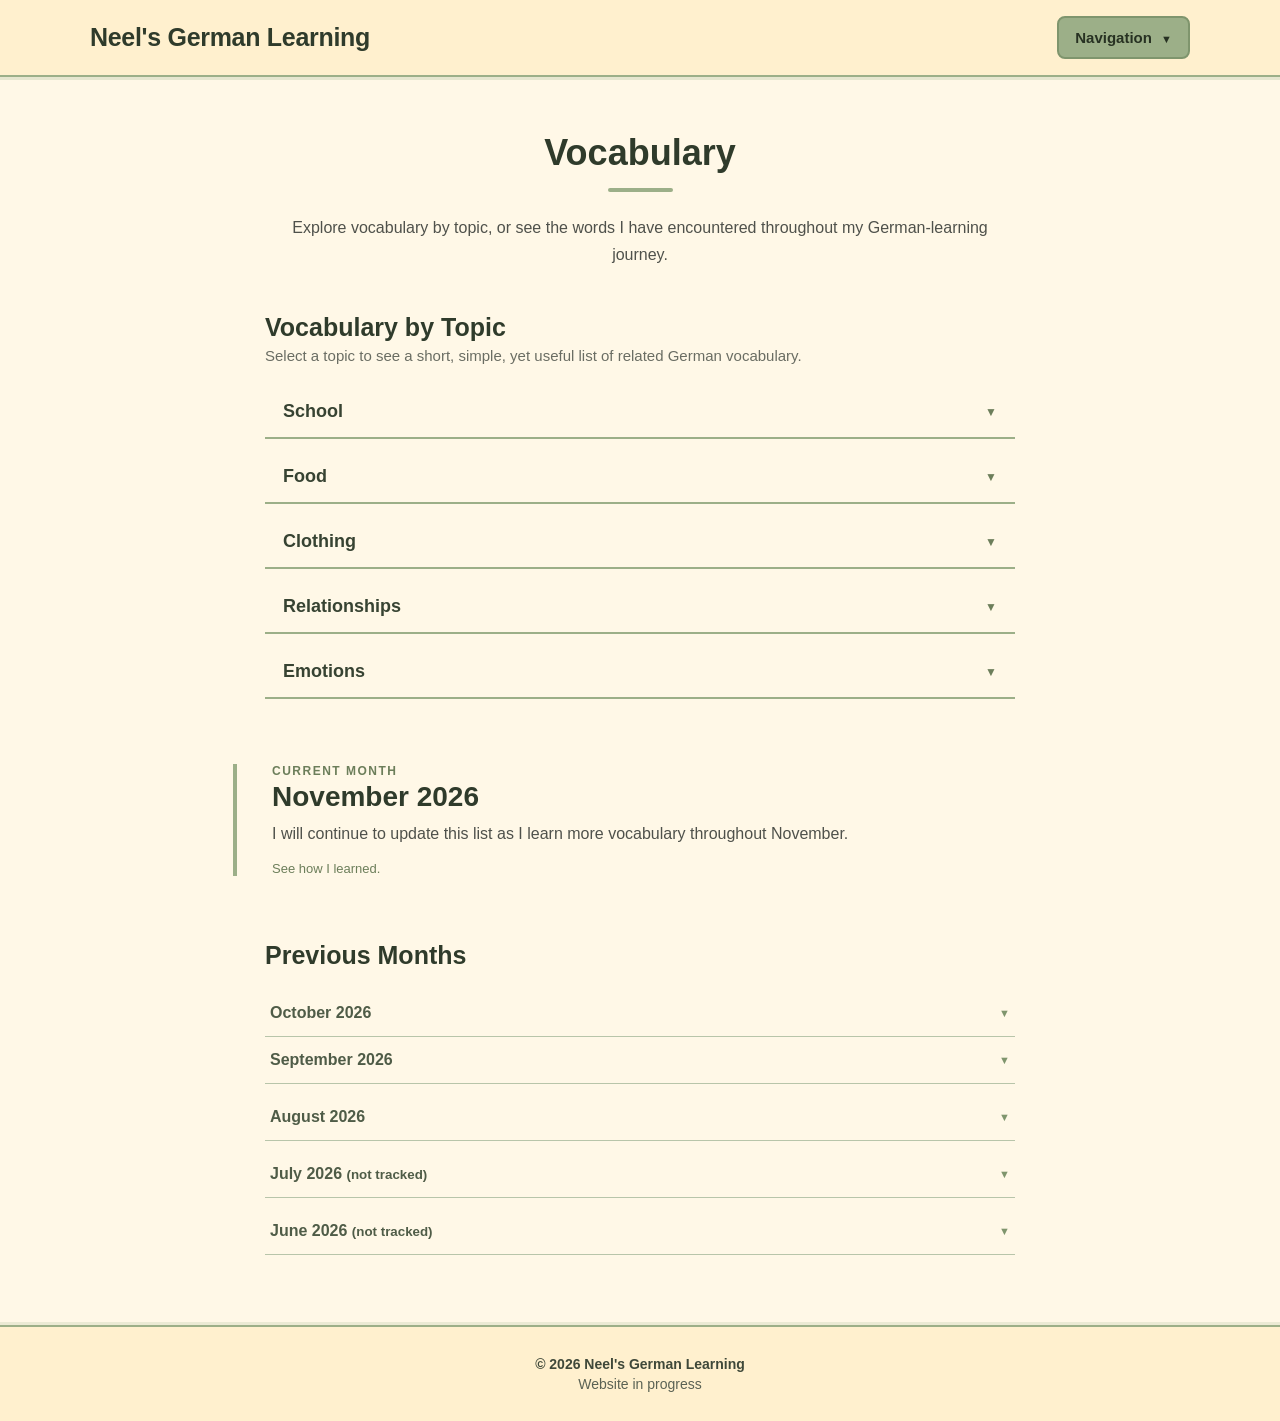
<file: vocab.html>
<!doctype html>
<html>
  <head>
    <title>Vocab</title>
    <meta
      name="viewport"
      content="width=device-width, initial-scale=1, maximum-scale=1"
    />
    <link rel="stylesheet" href="vocab.css" />
    <script src="script.js"></script>
  </head>

  <body>
    <header class="site-header">
      <nav class="navbar">
        <a href="index.html" class="navbar-brand"> Neel's German Learning </a>

        <div class="dropdown">
          <button onclick="navButton()" class="dropbtn">
            Navigation <span class="arrow">▼</span>
          </button>

          <div id="myDropdown" class="dropdown-content">
            <a href="index.html">Home</a>
            <a href="my-journey.html">My Journey</a>
            <a href="vocab.html">Vocabulary</a>
            <a href="grammar.html">Grammar</a>
            <a href="resources.html">Resources</a>
            <a href="progress.html">Progress</a>
            <a href="contact.html">Contact</a>
          </div>
        </div>
      </nav>
    </header>

    <main>
      <!-- =========================
       VOCABULARY BY TOPIC
       ========================= -->

      <section class="vocab-intro">
        <h1>Vocabulary</h1>
        <div class="intro-divider"></div>

        <p>
          Explore vocabulary by topic, or see the words I have encountered
          throughout my German-learning journey.
        </p>
      </section>

      <section class="vocab-topics">
        <h2>Vocabulary by Topic</h2>

        <p class="section-description">
          Select a topic to see a short, simple, yet useful list of related
          German vocabulary.
        </p>

        <div class="vocab-dropdown">
          <button class="vocab-button" onclick="showDropdown('schoolDropdown')">
            <span>School</span>
            <span class="vocab-arrow">▼</span>
          </button>

          <div id="schoolDropdown" class="vocab-dropdown-content">
            <div class="vocab-word">
              <strong>die Schule</strong>
              <span>(n) school</span>
            </div>

            <div class="vocab-word">
              <strong>der Lehrer / die Lehrerin</strong>
              <span>(n) teacher (male/female)</span>
            </div>

            <div class="vocab-word">
              <strong>der Schüler / die Schülerin</strong>
              <span>(n) student (male/female)</span>
            </div>

            <div class="vocab-word">
              <strong>die Hausaufgaben</strong>
              <span>(n) homework</span>
            </div>

            <div class="vocab-word">
              <strong>die Prüfung</strong>
              <span>(n) exam</span>
            </div>

            <div class="vocab-word">
              <strong>die Note</strong>
              <span>(n) grade</span>
            </div>

            <div class="vocab-word">
              <strong>gut</strong>
              <span>(adj) good</span>
            </div>

            <div class="vocab-word">
              <strong>schlecht</strong>
              <span>(adj) bad</span>
            </div>

            <div class="vocab-word">
              <strong>leicht</strong>
              <span>(adj) easy</span>
            </div>

            <div class="vocab-word">
              <strong>schwer</strong>
              <span>(adj) difficult / hard</span>
            </div>

            <div class="vocab-word">
              <strong>richtig</strong>
              <span>(adj) correct / right</span>
            </div>

            <div class="vocab-word">
              <strong>falsch</strong>
              <span>(adj) wrong / incorrect</span>
            </div>

            <div class="vocab-word">
              <strong>fleißig</strong>
              <span>(adj) hard-working</span>
            </div>

            <div class="vocab-word">
              <strong>lernen</strong>
              <span>(v) to learn / study</span>
            </div>

            <div class="vocab-word">
              <strong>lesen</strong>
              <span>(v) to read</span>
            </div>

            <div class="vocab-word">
              <strong>schreiben</strong>
              <span>(v) to write</span>
            </div>

            <div class="vocab-word">
              <strong>verstehen</strong>
              <span>(v) to understand</span>
            </div>

            <div class="vocab-word">
              <strong>fragen</strong>
              <span>(v) to ask</span>
            </div>

            <div class="vocab-word">
              <strong>antworten</strong>
              <span>(v) to answer</span>
            </div>
          </div>
        </div>

<!-- =========================================================
       FOOD VOCABULARY
       ========================================================= -->

        <div class="vocab-dropdown">
          <button class="vocab-button" onclick="showDropdown('foodDropdown')">
            <span>Food</span>
            <span class="vocab-arrow">▼</span>
          </button>

          <div id="foodDropdown" class="vocab-dropdown-content">
            <div class="vocab-word">
              <strong>das Essen</strong>
              <span>(n) food</span>
            </div>

            <div class="vocab-word">
              <strong>das Getränk</strong>
              <span>(n) drink</span>
            </div>

            <div class="vocab-word">
              <strong>das Wasser</strong>
              <span>(n) water</span>
            </div>

            <div class="vocab-word">
              <strong>das Brot</strong>
              <span>(n) bread</span>
            </div>

            <div class="vocab-word">
              <strong>der Käse</strong>
              <span>(n) cheese</span>
            </div>

            <div class="vocab-word">
              <strong>der Apfel</strong>
              <span>(n) apple</span>
            </div>

            <div class="vocab-word">
              <strong>lecker</strong>
              <span>(adj) delicious / tasty</span>
            </div>

            <div class="vocab-word">
              <strong>gut</strong>
              <span>(adj) good</span>
            </div>

            <div class="vocab-word">
              <strong>schlecht</strong>
              <span>(adj) bad</span>
            </div>

            <div class="vocab-word">
              <strong>süß</strong>
              <span>(adj) sweet</span>
            </div>

            <div class="vocab-word">
              <strong>scharf</strong>
              <span>(adj) spicy / hot</span>
            </div>

            <div class="vocab-word">
              <strong>frisch</strong>
              <span>(adj) fresh</span>
            </div>

            <div class="vocab-word">
              <strong>hungrig</strong>
              <span>(adj) hungry</span>
            </div>

            <div class="vocab-word">
              <strong>durstig</strong>
              <span>(adj) thirsty</span>
            </div>

            <div class="vocab-word">
              <strong>essen</strong>
              <span>(v) to eat</span>
            </div>

            <div class="vocab-word">
              <strong>trinken</strong>
              <span>(v) to drink</span>
            </div>

            <div class="vocab-word">
              <strong>kochen</strong>
              <span>(v) to cook</span>
            </div>

            <div class="vocab-word">
              <strong>bestellen</strong>
              <span>(v) to order</span>
            </div>
          </div>
        </div>

<!-- =========================================================
       CLOTHING VOCABULARY
       ========================================================= -->

        <div class="vocab-dropdown">
          <button
            class="vocab-button"
            onclick="showDropdown('clothingDropdown')"
          >
            <span>Clothing</span>
            <span class="vocab-arrow">▼</span>
          </button>

          <div id="clothingDropdown" class="vocab-dropdown-content">
            <div class="vocab-word">
              <strong>das Hemd</strong>
              <span>(n) shirt</span>
            </div>

            <div class="vocab-word">
              <strong>die Jacke</strong>
              <span>(n) jacket</span>
            </div>

            <div class="vocab-word">
              <strong>der Mantel</strong>
              <span>(n) coat</span>
            </div>

            <div class="vocab-word">
              <strong>der Pullover</strong>
              <span>(n) sweater</span>
            </div>

            <div class="vocab-word">
              <strong>das Kleid</strong>
              <span>(n) dress</span>
            </div>

            <div class="vocab-word">
              <strong>der Rock</strong>
              <span>(n) skirt</span>
            </div>

            <div class="vocab-word">
              <strong>die Mütze</strong>
              <span>(n) hat / beanie</span>
            </div>

            <div class="vocab-word">
              <strong>die Tasche</strong>
              <span>(n) bag</span>
            </div>

            <div class="vocab-word">
              <strong>bequem</strong>
              <span>(adj) comfortable</span>
            </div>

            <div class="vocab-word">
              <strong>sauber</strong>
              <span>(adj) clean</span>
            </div>

            <div class="vocab-word">
              <strong>schmutzig</strong>
              <span>(adj) dirty</span>
            </div>

            <div class="vocab-word">
              <strong>anziehen</strong>
              <span>(v) to put on / get dressed</span>
            </div>

            <div class="vocab-word">
              <strong>ausziehen</strong>
              <span>(v) to take off / get undressed</span>
            </div>

            <div class="vocab-word">
              <strong>waschen</strong>
              <span>(v) to wash</span>
            </div>
          </div>
        </div>

<!-- =========================================================
       RELATIONSHIPS VOCABULARY
       ========================================================= -->

                <div class="vocab-dropdown">
          <button
            class="vocab-button"
            onclick="showDropdown('relationshipsDropdown')"
          >
            <span>Relationships</span>
            <span class="vocab-arrow">▼</span>
          </button>

          <div id="relationshipsDropdown" class="vocab-dropdown-content">
            <div class="vocab-word">
              <strong>die Kinder</strong>
            <span>(n) kids</span>
            </div>

            <div class="vocab-word">
              <strong>die Geschwister</strong>
            <span>(n) siblings</span>
            </div>

            <div class="vocab-word">
              <strong>die Eltern</strong>
            <span>(n) parents</span>
            </div>

            <div class="vocab-word">
              <strong>leben</strong>
            <span>(v) to live</span>
            </div>

            <div class="vocab-word">
              <strong>besuchen</strong>
            <span>(v) to visit</span>
            </div>

            <div class="vocab-word">
              <strong>helfen</strong>
            <span>(v) to help</span>
            </div>

            <div class="vocab-word">
              <strong>lieben</strong>
            <span>(v) to love</span>
            </div>

            <div class="vocab-word">
              <strong>verwitwet</strong>
            <span>(adj) widowed</span>
            </div>

            <div class="vocab-word">
              <strong>jung</strong>
            <span>(adj) young</span>
            </div>

            <div class="vocab-word">
              <strong>alt</strong>
            <span>(adj) old</span>
            </div>

            <div class="vocab-word">
              <strong>verheiratet</strong>
            <span>(adj) married</span>
            </div>

            <div class="vocab-word">
              <strong>ledig</strong>
            <span>(adj) single / unmarried</span>
            </div>

            <div class="vocab-word">
              <strong>nett</strong>
            <span>(adj) nice / kind</span>
            </div>

            <div class="vocab-word">
              <strong>streng</strong>
            <span>(adj) strict</span>
            </div>
          </div>
        </div>
<!-- =========================================================
       CURRENT MONTH VOCABULARY
        ========================================================= -->
        <div class="vocab-dropdown">
          <button
            class="vocab-button"
            onclick="showDropdown('feelingsDropdown')"
          >
            <span>Emotions</span>
            <span class="vocab-arrow">▼</span>
          </button>

          <div id="feelingsDropdown" class="vocab-dropdown-content">
            <div class="vocab-word">
              <strong>die Umarmung</strong>
            <span>(n) hug</span>
            </div>

            <div class="vocab-word">
              <strong>der Hass</strong>
            <span>(n) hate</span>
            </div>

            <div class="vocab-word">
              <strong>die Liebe</strong>
            <span>(n) love</span>
            </div>

            <div class="vocab-word">
              <strong>zusammenleben</strong>
            <span>(v) to live together</span>
            </div>

            <div class="vocab-word">
              <strong>verloben</strong>
            <span>(v) to be engaged</span>
            </div>

            <div class="vocab-word">
              <strong>heiraten</strong>
            <span>(v) to be married</span>
            </div>

            <div class="vocab-word">
              <strong>küssen</strong>
            <span>(v) to kiss</span>
            </div>

            <div class="vocab-word">
              <strong>schön</strong>
            <span>(adj) beautiful</span>
            </div>

            <div class="vocab-word">
              <strong>hässlich</strong>
            <span>(adj) ugly</span>
            </div>

            <div class="vocab-word">
              <strong>süß</strong>
            <span>(adj) cute</span>
            </div>

            <div class="vocab-word">
              <strong>zärtlich</strong>
            <span>(adj) tender</span>
            </div>

            <div class="vocab-word">
              <strong>leidenschaftlich</strong>
            <span>(adj) passionate</span>
            </div>

            <div class="vocab-word">
              <strong>glücklich</strong>
            <span>(adj) happy</span>
            </div>

            <div class="vocab-word">
              <strong>traurig</strong>
            <span>(adj) sad</span>
            </div>
          </div>
        </div>
      </section>

      <!-- =========================
       CURRENT MONTH
       ========================= -->

      <section class="monthly-vocabulary current-month">
        <div class="month-heading">
          <span class="month-label">Current Month</span>
          <h2>November 2026</h2>
        </div>

        <p class="month-description">
          I will continue to update this list as I learn more vocabulary throughout November.
        </p>
        <p class="vocab-note">
          <a class="in-text-link" href="resources.html">See how I learned.</a>
        </p>

          <ul class="word-list">
        </ul>
      </section>

      <!-- =========================
       PREVIOUS MONTHS
       ========================= -->

      <section class="previous-vocabulary">
        <h2>Previous Months</h2>

        <button
            class="month-button"
            onclick="showDropdown('october2026Dropdown')"
          >
            <span>October 2026</span>
            <span class="month-arrow">▼</span>
          </button>

          <div id="october2026Dropdown" class="month-content">
            <ul class="word-list">
          <li>
            <strong>der Knoblauch</strong>
            <span>(n) garlic</span>
          </li>
          <li>
            <strong>die Zwiebel</strong>
            <span>(n) onion</span>
          </li>
          <li>
            <strong>die Karotte</strong>
            <span>(n) carrot</span>
          </li>
          <li>
            <strong>braten</strong>
            <span>(v) to fry/roast</span>
          </li>
          <li>
            <strong>backen</strong>
            <span>(v) to bake</span>
          </li>
          <li>
            <strong>schneiden</strong>
            <span>(v) to cut</span>
          </li>

          <li>
            <strong>sauer</strong>
            <span>(adj) sour</span>
          </li>
          <li>
            <strong>frisch</strong>
            <span>(adj) fresh</span>
          </li>
          <li>
            <strong>salzing</strong>
            <span>(adj) salty</span>
          </li>
        </ul>
          </div>
        </div>

<div class="month-dropdown">
          <button
            class="month-button"
            onclick="showDropdown('september2026Dropdown')"
          >
            <span>September 2026</span>
            <span class="month-arrow">▼</span>
          </button>

          <div id="september2026Dropdown" class="month-content">
            <ul class="word-list">
          <li>
            <strong>die Kinder</strong>
            <span>(n) kids</span>
          </li>
          <li>
            <strong>die Geschwister</strong>
            <span>(n) siblings</span>
          </li>
          <li>
            <strong>die Eltern</strong>
            <span>(n) parents</span>
          </li>
          <li>
            <strong>leben</strong>
            <span>(v) to live</span>
          </li>
          <li>
            <strong>besuchen</strong>
            <span>(v) to visit</span>
          </li>
          <li>
            <strong>helfen</strong>
            <span>(v) to help</span>
          </li>
          <li>
            <strong>lieben</strong>
            <span>(v) to love</span>
          </li>
          <li>
            <strong>verwitwet</strong>
            <span>(adj) widowed</span>
          </li>
          <li>
            <strong>jung</strong>
            <span>(adj) young</span>
          </li>
          <li>
            <strong>alt</strong>
            <span>(adj) old</span>
          </li>
          <li>
            <strong>verheiratet</strong>
            <span>(adj) married</span>
          </li>
          <li>
            <strong>ledig</strong>
            <span>(adj) single / unmarried</span>
          </li>
          <li>
            <strong>nett</strong>
            <span>(adj) nice / kind</span>
          </li>
          <li>
            <strong>streng</strong>
            <span>(adj) strict</span>
          </li>
        </ul>
          </div>
        </div>

        <!-- August 2026 Dropdown -->

        <div class="month-dropdown">
          <button
            class="month-button"
            onclick="showDropdown('august2026Dropdown')"
          >
            <span>August 2026</span>
            <span class="month-arrow">▼</span>
          </button>

          <div id="august2026Dropdown" class="month-content">
            <ul class="word-list">
              <li>
                <strong>die Socke</strong>
                <span>(n) sock</span>
              </li>

              <li>
                <strong>die Hose</strong>
                <span>(n) pair of pants</span>
              </li>

              <li>
                <strong>der Schuh</strong>
                <span>(n) shoe</span>
              </li>

              <li>
                <strong>das Hemd</strong>
                <span>(n) shirt</span>
              </li>

              <li>
                <strong>weit</strong>
                <span>(adj) wide</span>
              </li>

              <li>
                <strong>eng</strong>
                <span>(adj) tight</span>
              </li>

              <li>
                <strong>kurz</strong>
                <span>(adj) short</span>
              </li>

              <li>
                <strong>lang</strong>
                <span>(adj) long</span>
              </li>

              <li>
                <strong>gepunktet</strong>
                <span>(adj) spotted / polka-dotted</span>
              </li>

              <li>
                <strong>gestreift</strong>
                <span>(adj) striped</span>
              </li>

              <li>
                <strong>anziehen</strong>
                <span>(v) to put on / get dressed</span>
              </li>

              <li>
                <strong>ausziehen</strong>
                <span>(v) to take off / get undressed</span>
              </li>

              <li>
                <strong>tragen</strong>
                <span>(v) to wear</span>
              </li>

              <li>
                <strong>passen</strong>
                <span>(v) to fit</span>
              </li>
            </ul>
          </div>
        </div>

        <!-- July 2026 Dropdown -->

        <div class="month-dropdown">
          <button
            class="month-button"
            onclick="showDropdown('july2026Dropdown')"
          >
            <span>July 2026 <small>(not tracked)</small></span>
            <span class="month-arrow">▼</span>
          </button>

          <div id="july2026Dropdown" class="month-content">
            <ul class="word-list">
              <li>
                <strong>sprechen</strong>
                <span>(v) to speak</span>
              </li>

              <li>
                <strong>der Staatsbürger</strong>
                <span>(n) citizen</span>
              </li>

              <li>
                <strong>die Glatze</strong>
                <span>(n) bald head</span>
              </li>

              <li>
                <strong>das Geschlecht</strong>
                <span>(n) gender</span>
              </li>
            </ul>
          </div>
        </div>

        <!-- June 2026 Dropdown -->

        <div class="month-dropdown">
          <button
            class="month-button"
            onclick="showDropdown('june2026Dropdown')"
          >
            <span>June 2026 <small>(not tracked)</small></span>
            <span class="month-arrow">▼</span>
          </button>

          <div id="june2026Dropdown" class="month-content">
            <ul class="word-list">
              <li>
                <strong>sein</strong>
                <span>(v) to be</span>
              </li>

              <li>
                <strong>der Gesichtsausdruck</strong>
                <span>(n) facial expression</span>
              </li>

              <li>
                <strong>der Lehrer/die Lehrerin</strong>
                <span>(n) teacher (male/female)</span>
              </li>
            </ul>
          </div>
        </div>
      </section>
    </main>

    <footer class="site-footer">
      <p>© 2026 Neel's German Learning</p>
      <p>Website in progress</p>
    </footer>
  </body>
</html>
</file>
<file: styles.css>
body {
  margin: 0;
  min-height: 100vh;
  display: flex;
  flex-direction: column;
  background-color: #fff8e7;
  color: #33382f;
  font-family: Arial, sans-serif;
}

.site-footer {
  margin-top: 60px;
  padding: 25px 20px;
  background-color: #fff0ce;
  border-top: 2px solid #9caf88;
  text-align: center;
  color: #5b6254;
  box-shadow: 0 -3px 0 rgba(156, 175, 136, 0.2);
}

.site-footer p {
  margin: 4px 0;
  font-size: 14px;
}

.site-footer p:first-child {
  font-weight: bold;
  color: #3f4839;
}

main {
  flex: 1;
}

.in-text-link {
  color: #6c7e5a;
  text-decoration: none;
}

.in-text-link:hover {
  color: rgb(116, 116, 255);
  text-decoration: underline;
}

.container {
  background-color: burlywood;
}

/* --------------------------------
-----SITE HEADER / NAVIGATION------
-------------------------------- */

.site-header {
  background-color: #fff0ce;
  border-bottom: 2px solid #9caf88;
  box-shadow: 0 3px 0 rgba(156, 175, 136, 0.25);
  padding: 0 25px;
}

.navbar {
  max-width: 1100px;
  height: 75px;
  margin: 0 auto;
  display: flex;
  align-items: center;
  justify-content: space-between;
}

.navbar-brand {
  color: #2f3b2b;
  font-size: 25px;
  font-weight: bold;
  text-decoration: none;
  letter-spacing: -0.3px;
  transition: color 0.2s ease;
}

.navbar-brand:hover {
  color: #6c7e5a;
  font-weight: bold;
}

.dropdown {
  position: relative;
}

.dropbtn {
  background-color: #9caf88;
  color: #273122;
  padding: 11px 16px;
  font-size: 15px;
  font-weight: bold;
  border: 2px solid #7f956d;
  border-radius: 8px;
  cursor: pointer;
  transition:
    background-color 0.2s ease,
    transform 0.2s ease,
    box-shadow 0.2s ease;
}

.dropbtn:hover {
  background-color: #aabd96;
  transform: translateY(-2px);
  box-shadow: 3px 3px 0 #6c7e5a;
}

.arrow {
  font-size: 11px;
  margin-left: 5px;
}

.dropdown-content {
  display: none;
  position: absolute;
  right: 0;
  top: calc(100% + 10px);
  min-width: 190px;
  background-color: #fff0ce;
  border: 2px solid #9caf88;
  border-radius: 10px;
  box-shadow: 5px 5px 0 #9caf88;
  overflow: hidden;
  z-index: 1000;
}

.dropdown-content a {
  color: #33382f;
  padding: 12px 16px;
  text-decoration: none;
  font-size: 15px;
  display: block;
  transition:
    background-color 0.15s ease,
    padding-left 0.15s ease;
}

.dropdown-content a:hover {
  background-color: #d3e7c0;
  padding-left: 21px;
  font-weight: bold;
  color: #2f3b2b;
}

.show {
  display: block;
}

.dropdown-content.show a {
  animation: dropdownItem 0.3s ease forwards;
  opacity: 0;
}

.dropdown-content.show a:nth-child(1) {
  animation-delay: 0.05s;
}

.dropdown-content.show a:nth-child(2) {
  animation-delay: 0.1s;
}

.dropdown-content.show a:nth-child(3) {
  animation-delay: 0.15s;
}

.dropdown-content.show a:nth-child(4) {
  animation-delay: 0.2s;
}

.dropdown-content.show a:nth-child(5) {
  animation-delay: 0.25s;
}

.dropdown-content.show a:nth-child(6) {
  animation-delay: 0.3s;
}

.dropdown-content.show a:nth-child(7) {
  animation-delay: 0.35s;
}

@keyframes dropdownItem {
  from {
    opacity: 0;
    transform: translateY(-5px);
  }

  to {
    opacity: 1;
    transform: translateY(0);
  }
}

/* --------------------------------
-------------HOME PAGE-------------
-------------------------------- */

.home-content {
  max-width: 750px;
  margin: 55px auto;
  padding: 0 25px;
}

.home-content h1 {
  margin: 0;
  color: #2f3b2b;
  font-size: 36px;
  font-weight: 700;
  text-align: center;
  letter-spacing: -0.5px;
}

.home-content .intro-divider {
  width: 65px;
  height: 4px;
  margin: 14px auto 30px;
  background-color: #9caf88;
  border-radius: 10px;
}

.home-content p {
  margin: 0 0 18px;
  color: #4f514b;
  font-size: 17px;
  line-height: 1.7;
}

.in-text-link {
  color: #6c7e5a;
  font-weight: bold;
  text-decoration: none;
  transition: color 0.2s ease;
}

.in-text-link:hover {
  color: #50509a;
  text-decoration: underline;
}

/* --------------------------------
---------MY JOURNEY PAGE-----------
-------------------------------- */
.journey-intro {
  max-width: 700px;
  margin: 55px auto 50px;
  padding: 0 25px;
  text-align: center;
}

.journey-intro h1 {
  margin: 0;
  color: #2f3b2b;
  font-size: 36px;
  font-weight: 700;
  letter-spacing: -0.5px;
}

.journey-intro .intro-divider {
  width: 65px;
  height: 4px;
  margin: 14px auto 22px;
  background-color: #9caf88;
  border-radius: 10px;
}

.journey-intro p {
  margin: 0;
  color: #4f514b;
  font-size: 16px;
  line-height: 1.7;
}

.journey-timeline {
  position: relative;
  max-width: 800px;
  margin: 0 auto 70px;
  padding: 10px 25px;
}

.timeline-future-h2,
.timeline-future-p {
  font-style: italic;
}

.journey-timeline::before {
  content: "";
  position: absolute;
  left: 24px;
  top: 0;
  bottom: 0;
  width: 3px;
  background-color: #9caf88;
}

.timeline-item {
  position: relative;
  padding-left: 60px;
  margin-bottom: 55px;
}

.timeline-item:last-child {
  margin-bottom: 0;
}

.timeline-dot {
  position: absolute;
  left: 15px;
  top: 5px;
  width: 18px;
  height: 18px;
  background-color: #fff8e7;
  border: 4px solid #6c7e5a;
  border-radius: 50%;
  z-index: 1;
}

.timeline-item.current .timeline-dot {
  background-color: #9caf88;
  border-color: #526347;
  box-shadow: 0 0 0 3px rgba(156, 175, 136, 0.25);
}

.timeline-item.future .timeline-dot {
  background-color: #fff8e7;
  border-color: #9caf88;
}

.timeline-content {
  padding-bottom: 5px;
}

.timeline-label {
  display: inline-block;
  margin-bottom: 5px;
  color: #6c7e5a;
  font-size: 13px;
  font-weight: bold;
  text-transform: uppercase;
  letter-spacing: 1px;
}

.timeline-content h2 {
  margin: 0 0 12px;
  color: #2f3b2b;
  font-size: 25px;
}

.timeline-content p {
  margin: 0 0 14px;
  color: #4f514b;
  font-size: 16px;
  line-height: 1.7;
}

.timeline-content p:last-child {
  margin-bottom: 0;
}

@media (max-width: 600px) {
  .journey-timeline {
    padding: 10px 20px;
  }

  .journey-timeline::before {
    left: 19px;
  }

  .timeline-item {
    padding-left: 50px;
    margin-bottom: 45px;
  }

  .timeline-dot {
    left: 10px;
  }

  .timeline-content h2 {
    font-size: 22px;
  }
}

/* --------------------------------
---------RESOURCES PAGE------------
-------------------------------- */

.resource-card {
  width: 500px;
  min-height: 200px;
  background-color: #fff0ce;
  border: 2px dashed black;
  border-radius: 12px;
  padding: 20px;
  margin: 20px auto;
  display: flex;
  align-items: center;
  gap: 20px;
  box-shadow: 5px 5px 0px #9caf88;
  transition:
    transform 0.2s ease,
    box-shadow 0.2s ease;
}

.resource_name {
  font-size: 20px;
  font-weight: bold;
  margin-bottom: 10px;
}

/*.resource-card:hover {
  transform: translateY(-6px);
  box-shadow: 8px 8px 0px #9CAF88;
}
*/

.resource-image {
  width: 120px;
  height: 120px;
  object-fit: contain;
  border-radius: 10px;
}

.resource-info {
  flex: 1;
}

.resource-info h2 {
  margin-top: 0;
  margin-bottom: 5px;
}

.resource-rating {
  color: rgb(236, 201, 0);
  font-size: 22px;
  border-color: 2px solid white;
  margin-bottom: 10px;
}

.resource-info p {
  font-size: 15px;
  line-height: 1.5;
  color: #4f514b;
}

.resource-link {
  color: rgb(88, 88, 255);
  font-weight: bold;
  text-decoration: none;
}

.resource-link:hover {
  text-decoration: underline;
}

.resource-title {
  display: flex;
  align-items: baseline;
  gap: 10px;
  color: #2f3b2b;
}

.resource-name {
  margin: 0;
}

.resource-provider {
  margin: 0;
}

.list-of-resources,
.list-of-resources2,
.list-of-resources3 {
  display: flex;
  flex-direction: row;
  align-items: center;
  gap: 20px;
}

.resources-intro {
  max-width: 750px;
  margin: 45px auto 35px;
  padding: 0 25px;
  text-align: center;
}

.resources-intro h1 {
  margin: 0;
  color: #2f3b2b;
  font-size: 36px;
  font-weight: 700;
  letter-spacing: -0.5px;
}

.intro-divider {
  width: 65px;
  height: 4px;
  margin: 14px auto 22px;
  background-color: #9caf88;
  border-radius: 10px;
}

.resources-intro p {
  margin: 0 auto 14px;
  color: #4f514b;
  font-size: 16px;
  line-height: 1.7;
}

/* --------------------------------
------------GRAMMAR----------------
-------------------------------- */

.grammar-intro {
  max-width: 750px;
  margin: 55px auto 35px;
  padding: 0 25px;
  text-align: center;
}

.grammar-intro h1 {
  margin: 0;
  color: #2f3b2b;
  font-size: 36px;
  font-weight: 700;
  letter-spacing: -0.5px;
}

.grammar-note {
  color: #4f514b;
  font-size: 12px;
}

.grammar-intro .intro-divider {
  width: 65px;
  height: 4px;
  margin: 14px auto 22px;
  background-color: #9caf88;
  border-radius: 10px;
}

.grammar-intro p {
  margin: 0 auto 15px;
  color: #4f514b;
  font-size: 16px;
  line-height: 1.7;
}

.grammar-sections {
  max-width: 850px;
  margin: 40px auto 70px;
  padding: 0 25px;
  display: grid;
  grid-template-columns: 1fr 1fr;
  gap: 50px;
}

.grammar-section {
  padding-left: 20px;
  border-left: 4px solid #9caf88;
}

.grammar-section h2 {
  margin-top: 0;
  color: #2f3b2b;
  font-size: 22px;
}

.grammar-section ul {
  padding-left: 20px;
  color: #4f514b;
  line-height: 1.8;
}

.grammar-section li {
  margin-bottom: 8px;
}

/* --------------------------------
------------PROGRESS---------------
-------------------------------- */

.progress-intro {
  max-width: 700px;
  margin: 55px auto 40px;
  padding: 0 25px;
  text-align: center;
}

.progress-intro h1 {
  margin: 0;
  color: #2f3b2b;
  font-size: 36px;
  font-weight: 700;
}

.progress-intro .intro-divider {
  width: 65px;
  height: 4px;
  margin: 14px auto 22px;
  background-color: #9caf88;
  border-radius: 10px;
}

.progress-intro p {
  margin: 0;
  color: #4f514b;
  font-size: 16px;
  line-height: 1.7;
}

.progress-calendar {
  max-width: 800px;
  margin: 0 auto 55px;
  padding: 0 25px;
}

.calendar-header {
  margin-bottom: 22px;
}

.calendar-header h2 {
  margin: 0 0 4px;
  color: #2f3b2b;
  font-size: 26px;
}

.calendar-header p {
  margin: 0;
  color: #777a71;
  font-size: 14px;
}

.month-grid {
  display: grid;
  grid-template-columns: repeat(3, 1fr);
  gap: 10px;
}

.month-button {
  position: relative;
  min-height: 70px;
  background-color: transparent;
  border: 1px solid #b8c5aa;
  border-radius: 8px;
  color: #4f5c47;
  font-size: 16px;
  font-weight: 600;
  cursor: pointer;
  transition:
    background-color 0.2s ease,
    border-color 0.2s ease,
    transform 0.2s ease;
}

.month-button:hover {
  background-color: rgba(156, 175, 136, 0.15);
  border-color: #7f956d;
}

.month-button.active {
  background-color: #9caf88;
  border-color: #6c7e5a;
  color: white;
}

.month-button.active:hover {
  background-color: #8fa37c;
}

.month-button {
  padding: 16px 12px;
  background-color: #fff8e7;
  border: 2px solid #c8d0be;
  border-radius: 8px;
  color: #4f514b;
  font-size: 16px;
  font-weight: 600;
  cursor: pointer;
  transition:
    background-color 0.2s ease,
    border-color 0.2s ease,
    transform 0.2s ease;
}

.month-button:hover {
  background-color: #f1f5eb;
  border-color: #9caf88;
}

.month-button.active {
  background-color: #6c7e5a;
  border-color: #6c7e5a;
  color: white;
}

.month-button.has-update.active {
  border: 4px dotted #536445;
}

.progress-updates {
  max-width: 800px;
  margin: 0 auto 75px;
  padding: 0 25px;
}

.month-content {
  display: none;
}

.month-content.active-month {
  display: block;
}

.selected-month-heading {
  margin-bottom: 30px;
  padding-bottom: 12px;
  border-bottom: 2px solid #9caf88;
}

.selected-month-heading span {
  display: block;
  margin-bottom: 3px;
  color: #6c7e5a;
  font-size: 12px;
  font-weight: bold;
  text-transform: uppercase;
  letter-spacing: 1.5px;
}

.selected-month-heading h2 {
  margin: 0;
  color: #2f3b2b;
  font-size: 28px;
}

.progress-entry {
  margin-top: 10px;
}

.progress-date {
  margin-bottom: 20px;
  color: #6c7e5a;
  font-size: 15px;
  font-weight: bold;
}

.progress-img {
  outline: 2px solid #9caf88;
}

.progress-entry-content {
  color: #4f514b;
  font-size: 16px;
  line-height: 1.7;
}

.progress-entry-content img {
  display: block;
  width: 100%;
  max-width: 650px;
  max-height: 450px;
  margin-bottom: 22px;
  object-fit: contain;
  border-radius: 8px;
}

.progress-text p {
  margin: 0 0 14px;
}

.progress-text p:last-child {
  margin-bottom: 0;
}

.no-updates {
  padding: 25px 0;
  color: #888b83;
  font-size: 15px;
  font-style: italic;
}

.year-selector {
  display: flex;
  justify-content: center;
  gap: 8px;
  margin: 0 auto 35px;
}

.year-button {
  padding: 10px 28px;
  background-color: transparent;
  border: 1px solid #b8c5aa;
  border-radius: 6px;
  color: #4f5c47;
  font-size: 16px;
  font-weight: 600;
  cursor: pointer;
  transition:
    background-color 0.2s ease,
    color 0.2s ease,
    border-color 0.2s ease;
}

.year-button:hover {
  background-color: rgba(156, 175, 136, 0.15);
  border-color: #7f956d;
}

.year-button.active {
  background-color: #6c7e5a;
  border-color: #6c7e5a;
  color: white;
}

.year-content {
  display: none;
}

.year-content.active-year {
  display: block;
}

@media (max-width: 600px) {
  .month-grid {
    grid-template-columns: repeat(2, 1fr);
  }

  .year-selector {
    margin-bottom: 25px;
  }

  .year-button {
    padding: 9px 22px;
  }

  .month-button {
    min-height: 60px;
  }

  .progress-entry-content {
    padding-left: 0;
  }

  .progress-intro h1 {
    font-size: 32px;
  }
}

/* --------------------------------
-----------CONTACT PAGE------------
-------------------------------- */

.contact-intro {
  max-width: 750px;
  margin: 65px auto 45px;
  padding: 0 25px;
  text-align: center;
}

.contact-intro h1 {
  margin: 5px 0 15px;
  color: #3f493a;
  font-size: 36px;
}

.contact-intro p:not(.section-label) {
  color: #55594f;
  font-size: 17px;
  line-height: 1.7;
  margin: 12px 0;
}

.section-label {
  margin: 0;
  color: #6c7e5a;
  font-size: 13px;
  font-weight: bold;
  letter-spacing: 1.5px;
  text-transform: uppercase;
}

.intro-divider {
  width: 55px;
  height: 3px;
  margin: 0 auto 25px;
  background-color: #9caf88;
  border-radius: 5px;
}

.contact-section {
  max-width: 700px;
  margin: 25px auto;
  padding: 28px 30px;
  background-color: #fff0ce;
  border-left: 4px solid #9caf88;
  border-radius: 8px;
  box-shadow: 3px 3px 0 rgba(156, 175, 136, 0.25);
}

.contact-section-heading {
  margin-bottom: 12px;
}

.contact-section h2 {
  margin: 4px 0 0;
  color: #3f493a;
  font-size: 25px;
}

.contact-section p {
  margin: 8px 0;
  color: #55594f;
  font-size: 16px;
  line-height: 1.6;
}

.social-links {
  display: flex;
  gap: 12px;
  margin-top: 20px;
}

.social-links a {
  display: flex;
  align-items: center;
  gap: 9px;
  padding: 10px 16px;
  background-color: #f7f3e8;
  border: 2px solid #c8d0be;
  border-radius: 7px;
  color: #4f5c47;
  font-weight: bold;
  text-decoration: none;
  transition:
    background-color 0.2s ease,
    border-color 0.2s ease,
    transform 0.2s ease;
}

.social-links a:hover {
  background-color: #edf2e6;
  border-color: #6c7e5a;
}

.social-links i {
  font-size: 20px;
}

.email-section {
  margin-bottom: 60px;
}

.email-link {
  display: inline-block;
  margin-top: 10px;
  color: #586b9c;
  font-weight: bold;
  text-decoration: none;
  word-break: break-word;
}

.email-link:hover {
  text-decoration: underline;
  color: #50509a;
}

@media (max-width: 600px) {
  .contact-intro {
    margin-top: 45px;
  }

  .contact-intro h1 {
    font-size: 30px;
  }

  .contact-section {
    margin-left: 15px;
    margin-right: 15px;
    padding: 23px;
  }

  .social-links {
    flex-direction: column;
  }

  .social-links a {
    justify-content: center;
  }
}
</file>
<file: vocab.css>
/* =========================
GENERAL PAGE
========================= */

body {
  margin: 0;
  min-height: 100vh;

  display: flex;
  flex-direction: column;

  background-color: #fff8e7;
  color: #33382f;

  font-family: Arial, sans-serif;
}

main {
  flex: 1;
}

/* =========================
SITE HEADER / NAVIGATION
========================= */

.site-header {
  background-color: #fff0ce;
  border-bottom: 2px solid #9caf88;
  box-shadow: 0 3px 0 rgba(156, 175, 136, 0.25);
  padding: 0 25px;
}

.navbar {
  max-width: 1100px;
  height: 75px;
  margin: 0 auto;

  display: flex;
  align-items: center;
  justify-content: space-between;
}

.navbar-brand {
  color: #2f3b2b;
  font-size: 25px;
  font-weight: bold;
  text-decoration: none;
  letter-spacing: -0.3px;

  transition: color 0.2s ease;
}

.navbar-brand:hover {
  color: #6c7e5a;
}

/* Navigation button */

.dropdown {
  position: relative;
}

.dropbtn {
  background-color: #9caf88;
  color: #273122;

  padding: 11px 16px;
  font-size: 15px;
  font-weight: bold;

  border: 2px solid #7f956d;
  border-radius: 8px;

  cursor: pointer;

  transition:
    background-color 0.2s ease,
    transform 0.2s ease,
    box-shadow 0.2s ease;
}

.dropbtn:hover {
  background-color: #aabd96;
  transform: translateY(-2px);
  box-shadow: 3px 3px 0 #6c7e5a;
}

.arrow {
  font-size: 11px;
  margin-left: 5px;
}

/* Navigation dropdown */

.dropdown-content {
  display: none;

  position: absolute;
  right: 0;
  top: calc(100% + 10px);

  min-width: 190px;

  background-color: #fff0ce;

  border: 2px solid #9caf88;
  border-radius: 10px;

  box-shadow: 5px 5px 0 #9caf88;

  overflow: hidden;
  z-index: 1000;
}

.dropdown-content a {
  color: #33382f;

  padding: 12px 16px;

  text-decoration: none;
  font-size: 15px;

  display: block;

  transition:
    background-color 0.15s ease,
    padding-left 0.15s ease;
}

.dropdown-content a:hover {
  background-color: #d3e7c0;
  padding-left: 21px;
}

.dropdown-content.show,
.vocab-dropdown-content.show {
  display: block;
}

/* Navigation animation */

.dropdown-content.show a {
  animation: dropdownItem 0.3s ease forwards;
  opacity: 0;
}

.dropdown-content.show a:nth-child(1) {
  animation-delay: 0.05s;
}

.dropdown-content.show a:nth-child(2) {
  animation-delay: 0.1s;
}

.dropdown-content.show a:nth-child(3) {
  animation-delay: 0.15s;
}

.dropdown-content.show a:nth-child(4) {
  animation-delay: 0.2s;
}

.dropdown-content.show a:nth-child(5) {
  animation-delay: 0.25s;
}

.dropdown-content.show a:nth-child(6) {
  animation-delay: 0.3s;
}

.dropdown-content.show a:nth-child(7) {
  animation-delay: 0.35s;
}

@keyframes dropdownItem {
  from {
    opacity: 0;
    transform: translateY(-5px);
  }

  to {
    opacity: 1;
    transform: translateY(0);
  }
}

/* =========================
VOCABULARY INTRO
========================= */

.vocab-intro {
  max-width: 700px;
  margin: 55px auto 45px;
  padding: 0 25px;
  text-align: center;
}

.vocab-intro h1 {
  margin: 0;

  color: #2f3b2b;
  font-size: 36px;
  font-weight: 700;
}

.vocab-intro .intro-divider {
  width: 65px;
  height: 4px;

  margin: 14px auto 22px;

  background-color: #9caf88;
  border-radius: 10px;
}

.vocab-intro p {
  margin: 0;

  color: #4f514b;
  font-size: 16px;
  line-height: 1.7;
}

/* =========================
TOPIC VOCABULARY
========================= */

.vocab-topics {
  max-width: 750px;
  margin: 0 auto 65px;
  padding: 0 25px;
}

.vocab-topics h2 {
  margin: 0 0 5px;

  color: #2f3b2b;
  font-size: 25px;
}

.section-description {
  margin: 0 0 22px;

  color: #6a6d63;
  font-size: 15px;
}

/* Topic buttons */

.vocab-dropdown {
  margin-bottom: 12px;
}

.vocab-button {
  width: 100%;

  display: flex;
  align-items: center;
  justify-content: space-between;

  padding: 15px 18px;

  background-color: transparent;

  border: none;
  border-bottom: 2px solid #9caf88;

  color: #374332;

  font-size: 18px;
  font-weight: bold;
  text-align: left;

  cursor: pointer;

  transition:
    background-color 0.2s ease,
    padding-left 0.2s ease;
}

.vocab-button:hover {
  background-color: rgba(156, 175, 136, 0.15);
}

.vocab-note {
  color: #4f514b;
  font-size: 13px;
}

.vocab-arrow {
  color: #6c7e5a;
  font-size: 12px;
}

/* Topic vocabulary */

.vocab-dropdown-content {
  display: none;

  padding: 5px 18px 10px;

  background-color: rgba(255, 240, 206, 0.55);

  border-left: 3px solid #9caf88;
}

.vocab-dropdown-content.show {
  display: block;
}

.vocab-word {
  display: flex;
  justify-content: space-between;
  align-items: baseline;

  padding: 9px 5px;

  border-bottom: 1px solid rgba(156, 175, 136, 0.25);
}

.vocab-word:last-child {
  border-bottom: none;
}

.vocab-word strong {
  color: #374332;
  font-size: 15px;
}

.vocab-word span {
  color: #777a71;
  font-size: 14px;
}

/* =========================
CURRENT MONTH
========================= */

.monthly-vocabulary {
  max-width: 750px;
  margin: 0 auto 65px;
  padding: 0 25px;
}

.in-text-link {
  color: #6c7e5a;
  text-decoration: none;
}

.in-text-link:hover {
  color: rgb(116, 116, 255);
  text-decoration: underline;
}

.current-month {
  position: relative;

  padding-left: 35px;

  border-left: 4px solid #9caf88;
}

.month-heading {
  margin-bottom: 12px;
}

.month-label {
  display: block;

  margin-bottom: 3px;

  color: #6c7e5a;

  font-size: 12px;
  font-weight: bold;
  text-transform: uppercase;

  letter-spacing: 1.5px;
}

.month-heading h2 {
  margin: 0;

  color: #2f3b2b;
  font-size: 28px;
}

.month-description {
  margin: 0 0 18px;

  color: #4f514b;
  font-size: 16px;
}

/* Word list */

.word-list {
  list-style: none;

  margin: 0;
  padding: 0;
}

.word-list li {
  display: flex;
  justify-content: space-between;
  align-items: baseline;

  padding: 11px 5px;

  border-bottom: 1px solid rgba(156, 175, 136, 0.35);
}

.word-list li:last-child {
  border-bottom: none;
}

.word-list strong {
  color: #374332;
  font-size: 16px;
}

.word-list span {
  color: #777a71;
  font-size: 14px;
}

/* =========================
PREVIOUS MONTHS
========================= */

.previous-vocabulary {
  max-width: 750px;
  margin: 0 auto 70px;
  padding: 0 25px;
}

.previous-vocabulary h2 {
  margin: 0 0 20px;

  color: #2f3b2b;
  font-size: 25px;
}

.month-dropdown {
  margin-bottom: 10px;
}

/* Month buttons */

.month-button {
  width: 100%;

  display: flex;
  justify-content: space-between;
  align-items: center;

  padding: 14px 5px;

  background-color: transparent;

  border: none;
  border-bottom: 1px solid #b8c5aa;

  color: #4f5c47;

  font-size: 16px;
  font-weight: bold;
  text-align: left;

  cursor: pointer;

  transition:
    color 0.2s ease,
    padding-left 0.2s ease;
}

.month-button:hover {
  color: #2f3b2b;
  padding-left: 10px;
}

.month-arrow {
  color: #7f956d;
  font-size: 11px;
}

/* Previous month content */

.month-content {
  display: none;

  padding: 8px 15px;

  background-color: rgba(255, 240, 206, 0.5);

  border-left: 3px solid #d0dac5;
}

.month-content.show {
  display: block;
}

/* =========================
MOBILE
========================= */

@media (max-width: 600px) {
  .vocab-intro h1 {
    font-size: 32px;
  }

  .vocab-word,
  .word-list li {
    flex-direction: column;
    gap: 3px;
  }

  .current-month {
    padding-left: 20px;
  }
}

/* =========================
FOOTER
========================= */

.site-footer {
  margin-top: auto;
  padding: 25px 20px;

  background-color: #fff0ce;

  border-top: 2px solid #9caf88;

  text-align: center;
  color: #5b6254;

  box-shadow: 0 -3px 0 rgba(156, 175, 136, 0.2);
}

.site-footer p {
  margin: 4px 0;
  font-size: 14px;
}

.site-footer p:first-child {
  font-weight: bold;
  color: #3f4839;
}
</file>
